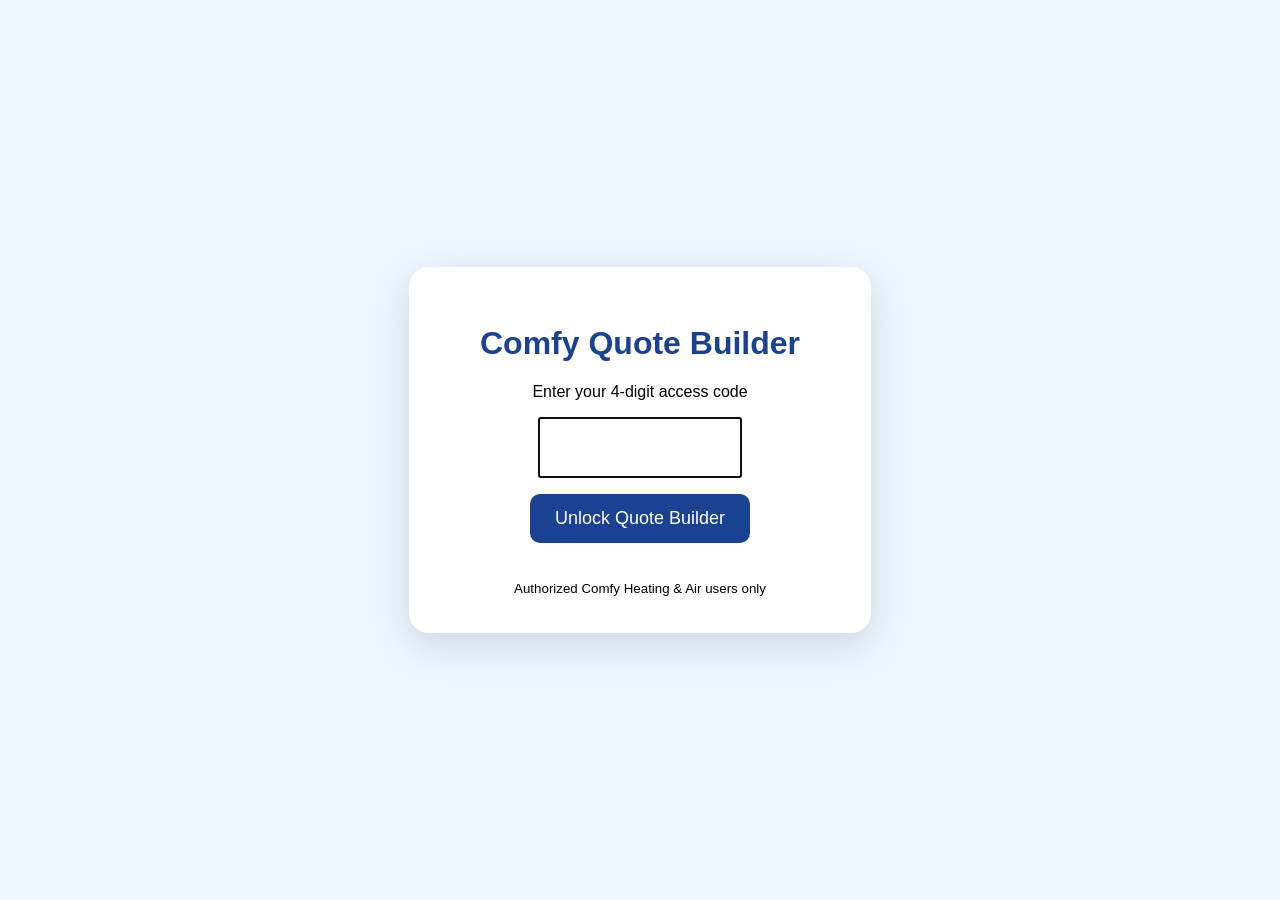
<file: index.html>
<!DOCTYPE html><html><head><meta charset="UTF-8"><meta name="viewport" content="width=device-width,initial-scale=1"><title>Comfy Quote Builder</title><style>html,body{margin:0;height:100%;font-family:Arial;background:#eef6ff}#gate{height:100%;display:flex;align-items:center;justify-content:center}.card{background:white;padding:36px;border-radius:20px;text-align:center;box-shadow:0 12px 40px #0002;width:min(390px,85vw)}h1{color:#1B4193}input{font-size:32px;width:180px;text-align:center;letter-spacing:12px;padding:10px}button{display:block;margin:16px auto;padding:14px 25px;background:#1B4193;color:white;border:0;border-radius:10px;font-size:18px}#msg{color:#D42027;height:20px}iframe{display:none;border:0;width:100%;height:100%}</style></head><body><div id="gate"><div class="card"><h1>Comfy Quote Builder</h1><p>Enter your 4-digit access code</p><input id="pin" type="password" inputmode="numeric" maxlength="4" autocomplete="off"><button id="unlock">Unlock Quote Builder</button><div id="msg"></div><small>Authorized Comfy Heating & Air users only</small></div></div><iframe id="app"></iframe><script>const p='1946',g=document.getElementById('gate'),i=document.getElementById('pin'),a=document.getElementById('app'),m=document.getElementById('msg');function openApp(){g.style.display='none';a.style.display='block';a.src='Quote_Builder_App.html'}function unlock(){if(i.value===p){m.textContent='';openApp()}else{m.textContent='Incorrect passcode';i.value='';i.focus()}}document.getElementById('unlock').onclick=unlock;i.onkeydown=e=>{if(e.key==='Enter')unlock()};i.oninput=()=>{i.value=i.value.replace(/\D/g,'').slice(0,4);m.textContent=''};setTimeout(()=>i.focus(),100);</script></body></html>
</file>
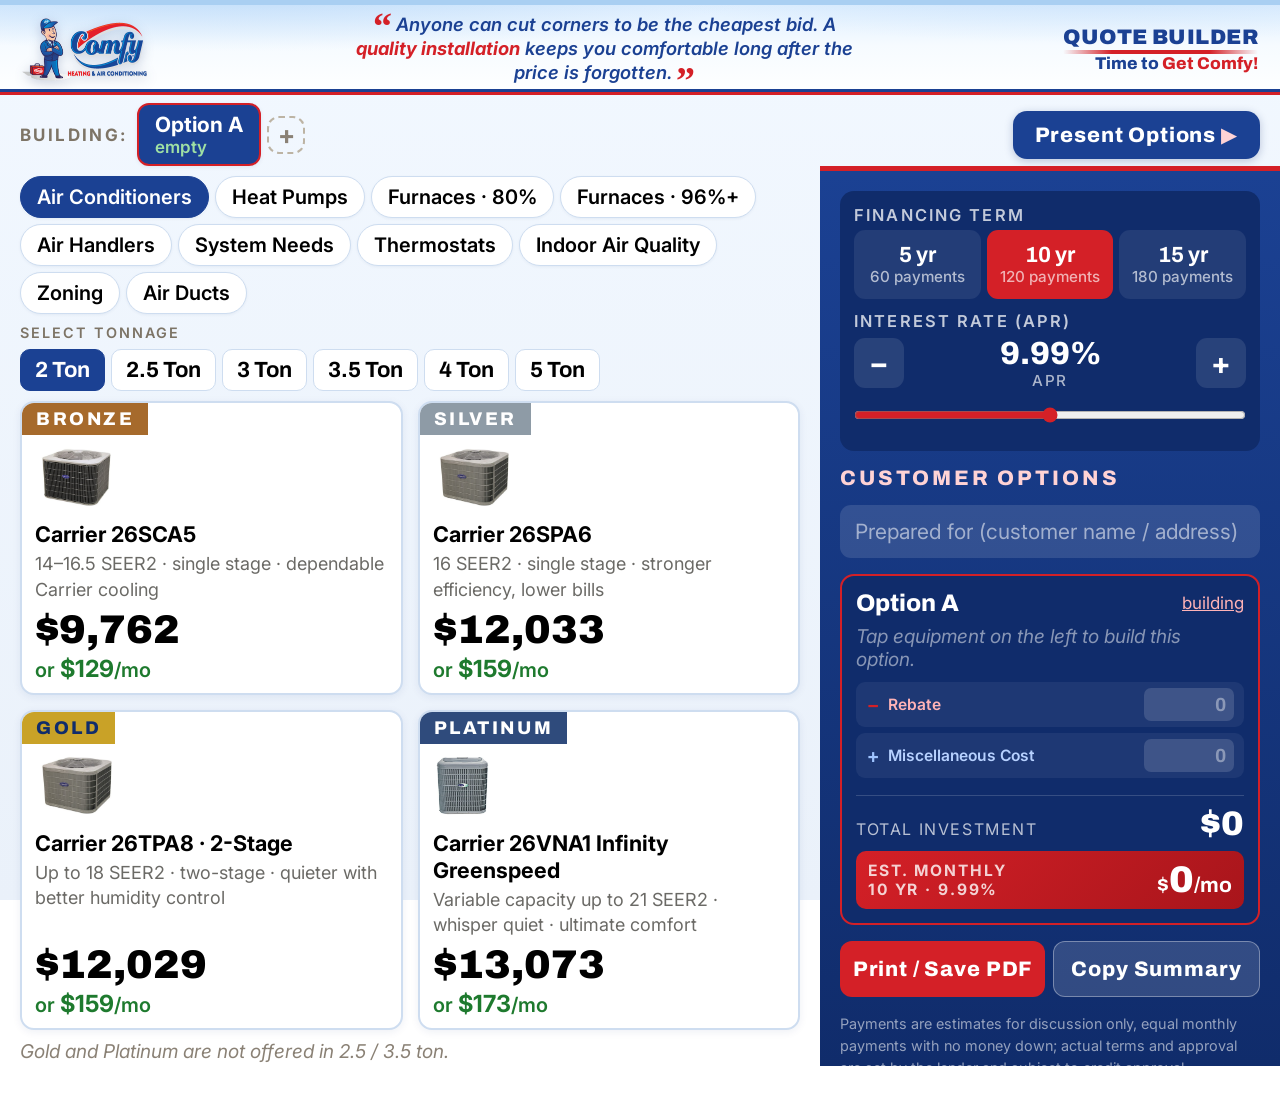
<file: Comfy_Quote_Builder (1).html>
<!DOCTYPE html>
<html lang="en">
<head>
<meta charset="UTF-8">
<meta name="viewport" content="width=device-width, initial-scale=1.0">
<title>Comfy Heating &amp; Air — Quote Builder</title>
<link rel="preconnect" href="https://fonts.googleapis.com">
<link href="https://fonts.googleapis.com/css2?family=Archivo:wdth,wght@75..125,400..900&family=Inter:wght@400;500;600;700&display=swap" rel="stylesheet">
<style>
  :root{
    --navy:#1B4193; --navy-deep:#102C6B; --ink:#152238;
    --red:#D42027; --red-deep:#A8151B;
    --paper:#EFF5FC; --card:#FFFFFF; --line:#CEDDF0;
    --bronze:#A66A2C; --silver:#8E9BA6; --gold:#C9A227; --plat:#2F4B7C; --dual:#2C7A7B;
    --bronze-soft:#F4E8DA; --silver-soft:#EEF1F4; --gold-soft:#F7F0D8; --plat-soft:#E4EAF4; --dual-soft:#E0F0F0;
    --ok:#1E7A2E;
    --disp:'Archivo','Arial Black',system-ui,sans-serif;
    --body:'Inter','Segoe UI',system-ui,sans-serif;
  }
  *{box-sizing:border-box;margin:0;padding:0;-webkit-tap-highlight-color:transparent;}
  html,body{background:linear-gradient(180deg,#F2F8FF 0%,#EAF1FA 100%) fixed;color:var(--ink);font-family:var(--body);font-size:19px;overflow-x:hidden;max-width:100vw;}
  img,svg{max-width:100%;}
  @media(min-width:1020px){html,body{font-size:20px;}}
  button{font-family:inherit;cursor:pointer;border:none;background:none;}

  .top{
    background:
      radial-gradient(ellipse 70% 120% at 18% -20%, rgba(140,190,240,.38), transparent 60%),
      radial-gradient(ellipse 60% 120% at 85% -30%, rgba(140,190,240,.28), transparent 60%),
      linear-gradient(180deg,#DFEFFF 0%,#F6FBFF 45%,#FFFFFF 100%);
    color:var(--navy);padding:8px 22px 10px;
    border-top:5px solid #A9CFF2;
    display:flex;align-items:center;justify-content:space-between;gap:16px;flex-wrap:wrap;
    position:relative;
  }
  .top::after{ /* double ring stripe, like the logo's blue + red rings */
    content:'';position:absolute;left:0;right:0;bottom:0;height:6px;
    background:linear-gradient(180deg,var(--navy) 0,var(--navy) 55%,var(--red) 55%,var(--red) 100%);
  }
  .logo-main{height:66px;width:auto;max-width:100%;display:block;filter:drop-shadow(0 3px 6px rgba(21,44,107,.22));}
  .top{min-width:0;}
  .top>*{min-width:0;}
  .header-quote{
    flex:1 1 260px;text-align:center;padding:0 18px;min-width:0;
  }
  .header-quote .q{
    font-family:var(--body);font-weight:600;font-style:italic;font-size:.92rem;line-height:1.3;
    color:var(--navy);max-width:520px;margin:0 auto;position:relative;
  }
  .header-quote .q::before{content:'\201C';font-family:Georgia,serif;font-style:normal;font-weight:700;
    color:var(--red);font-size:1.9rem;line-height:0;vertical-align:-8px;margin-right:4px;}
  .header-quote .q::after{content:'\201D';font-family:Georgia,serif;font-style:normal;font-weight:700;
    color:var(--red);font-size:1.9rem;line-height:0;vertical-align:-14px;margin-left:4px;}
  .header-quote .q b{color:var(--red);font-style:italic;}
  @media(max-width:860px){.header-quote{display:none;}}
  .adj-dot{display:none;width:9px;height:9px;border-radius:50%;background:var(--gold);vertical-align:middle;margin-left:8px;box-shadow:0 0 4px rgba(201,162,39,.8);}
  body.adj-on .adj-dot{display:inline-block;}
  .tagline-wrap{text-align:right;}
  .tagline-big{font-family:var(--disp);font-weight:900;font-size:1.05rem;color:var(--navy);letter-spacing:.02em;position:relative;display:inline-block;}
  .tagline-big::after{content:'';display:block;height:4px;margin-top:2px;border-radius:999px;
    background:linear-gradient(90deg,transparent 0,var(--red) 25%,var(--red) 75%,transparent 100%);}
  .tagline-sub{font-family:var(--disp);font-weight:800;font-size:.85rem;color:var(--navy);}
  .tagline-sub span{color:var(--red);}
  @media(max-width:560px){.logo-main{height:58px;}.tagline-wrap{display:none;}}

  /* option tabs */
  .optbar{display:flex;gap:6px;align-items:center;padding:8px 20px 0;flex-wrap:wrap;}
  .optbar .lbl{font-size:.85rem;letter-spacing:.14em;text-transform:uppercase;color:#7d7466;font-weight:700;margin-right:4px;}
  .opt-tab{
    padding:7px 16px;border-radius:12px;border:2px solid var(--line);background:var(--card);box-shadow:0 1px 4px rgba(21,44,107,.08);
    font-weight:700;font-size:1.05rem;display:flex;flex-direction:column;align-items:flex-start;line-height:1.2;
  }
  .opt-tab small{font-weight:600;font-size:.85rem;color:var(--ok);}
  .opt-tab.on{border-color:var(--red);background:var(--navy);color:#fff;}
  .opt-tab.on small{color:#9fe0a4;}
  .opt-add{width:38px;height:38px;border-radius:12px;border:2px dashed #bdb4a4;color:#8a8175;font-size:1.3rem;font-weight:700;}

  .wrap{display:grid;grid-template-columns:1fr min(460px,38vw);min-height:calc(100vh - 120px);max-width:100vw;}
  @media(max-width:1020px){.wrap{grid-template-columns:1fr;}}

  .picker{padding:10px 20px 40px;}
  .cats{display:flex;gap:6px;flex-wrap:wrap;margin-bottom:10px;}
  .cat{padding:8px 16px;border-radius:999px;border:1.5px solid var(--line);background:var(--card);font-weight:600;font-size:1rem;box-shadow:0 1px 3px rgba(21,44,107,.06);}
  .cat.on{background:var(--navy);border-color:var(--navy);color:#fff;}
  .cat .dot{display:inline-block;width:8px;height:8px;border-radius:50%;background:var(--red);margin-left:7px;vertical-align:middle;}

  .sizes-label{font-size:.72rem;margin:0 0 4px;letter-spacing:.14em;text-transform:uppercase;color:#7d7466;margin:2px 0 8px;font-weight:600;}
  .sizes{display:flex;gap:6px;flex-wrap:wrap;margin-bottom:10px;}
  .size{min-width:64px;padding:8px 14px;border-radius:10px;border:1.5px solid var(--line);background:var(--card);font-family:var(--disp);font-weight:700;font-size:1.1rem;}
  .size.on{background:var(--navy);border-color:var(--navy);color:#fff;}

  .tiers{display:grid;grid-template-columns:repeat(auto-fit,minmax(255px,1fr));gap:15px;}
  .tier{border-radius:14px;background:var(--card);border:2px solid var(--line);overflow:hidden;text-align:left;display:flex;flex-direction:column;position:relative;transition:transform .12s,box-shadow .12s,border-color .12s;box-shadow:0 2px 8px rgba(21,44,107,.07);}
  @media(hover:hover){.tier:hover{transform:translateY(-2px);box-shadow:0 6px 16px rgba(21,44,107,.14);}}
  .tier:active{transform:scale(.985);}
  .tier .band{padding:6px 14px;font-family:var(--disp);font-weight:800;font-size:.92rem;letter-spacing:.14em;color:#fff;}
  .t-bronze .band{background:var(--bronze);} .t-silver .band{background:var(--silver);}
  .t-gold .band{background:var(--gold);color:var(--navy-deep);} .t-plat .band{background:var(--plat);}
  .t-dual .band{background:var(--dual);}
  .tier .body{padding:8px 13px 10px;display:flex;flex-direction:column;gap:3px;flex:1;}
  .tier .art{height:78px;display:flex;align-items:center;justify-content:center;padding:6px 8px 0;}
  .tier .art img,.tier .art svg{max-height:78px;max-width:78%;width:auto;height:auto;display:block;}
  .tier .model{font-weight:700;font-size:1.08rem;line-height:1.25;}
  .tier .feat{font-size:.9rem;color:#6b6a66;line-height:1.4;flex:1;}
  .tier .price{font-family:var(--disp);font-weight:900;font-size:2rem;margin-top:3px;}
  .tier .mo{font-size:1rem;color:var(--ok);font-weight:600;}
  .tier .mo b{font-size:1.18rem;}
  .tier.sel{border-color:var(--navy);box-shadow:0 6px 18px rgba(31,56,100,.18);}
  .tier.sel::after{content:'✓ In ' attr(data-opt);position:absolute;top:9px;right:11px;background:var(--navy);color:#fff;font-size:.8rem;font-weight:700;padding:3px 9px;border-radius:999px;}
  .t-bronze.sel .body{background:var(--bronze-soft);} .t-silver.sel .body{background:var(--silver-soft);}
  .t-gold.sel .body{background:var(--gold-soft);} .t-plat.sel .body{background:var(--plat-soft);}
  .t-dual.sel .body{background:var(--dual-soft);}



  /* ---- present mode ---- */
  .btn-present{background:var(--navy);color:#fff;padding:12px 22px;border-radius:14px;font-family:var(--disp);font-weight:800;font-size:1.05rem;letter-spacing:.04em;margin-left:auto;box-shadow:0 2px 8px rgba(21,44,107,.25);}
  .btn-present span{color:#FFD3D5;}
  #presentView{display:none;position:fixed;top:0;left:0;right:0;bottom:0;width:100%;height:100%;z-index:9999;overflow-y:auto;overflow-x:hidden;-webkit-overflow-scrolling:touch;
    background:radial-gradient(ellipse 80% 50% at 50% -10%, rgba(140,190,240,.45), transparent 60%),linear-gradient(180deg,#EAF4FF 0%,#F6FAFF 100%);}
  #presentView.on{display:block;}
  .pv-top{display:flex;align-items:center;justify-content:space-between;gap:14px;padding:14px 26px;background:#fff;border-bottom:6px solid var(--red);}
  .pv-top img{height:72px;}
  .pv-quote{flex:1;text-align:center;font-style:italic;font-weight:600;color:var(--navy);font-size:1.15rem;padding:0 12px;}
  .pv-quote b{color:var(--red);}
  .pv-back{padding:12px 20px;border-radius:12px;background:var(--navy);color:#fff;font-family:var(--disp);font-weight:800;font-size:1rem;flex-shrink:0;}
  .pv-back span{color:#FFD3D5;}
  .pv-close{width:52px;height:52px;border-radius:50%;background:var(--navy);color:#fff;font-size:1.4rem;font-weight:700;flex-shrink:0;}
  .pv-cols{display:grid;gap:20px;padding:24px 26px 40px;grid-template-columns:repeat(var(--n),minmax(0,1fr));max-width:1400px;margin:0 auto;}
  @media(max-width:900px){.pv-cols{grid-template-columns:1fr;}}
  .pv-col{background:#fff;border-radius:18px;overflow:hidden;border:2px solid #CEDDF0;box-shadow:0 8px 26px rgba(21,44,107,.12);display:flex;flex-direction:column;}
  .pv-col.hot{border-color:var(--red);box-shadow:0 10px 30px rgba(212,32,39,.18);}
  .pv-band{padding:12px 16px;color:#fff;font-family:var(--disp);font-weight:900;font-size:1.25rem;letter-spacing:.1em;display:flex;justify-content:space-between;align-items:baseline;}
  .pv-band small{font-family:var(--body);font-weight:600;font-size:.85rem;opacity:.85;letter-spacing:0;}
  .pv-imgs{display:flex;justify-content:center;gap:14px;padding:16px 12px 4px;flex-wrap:wrap;}
  .pv-imgs .eq{width:116px;text-align:center;}
  .pv-imgs .eq svg,.pv-imgs .eq img{width:100%;height:auto;display:block;}
  .pv-imgs .eq img{max-height:120px;object-fit:contain;border-radius:8px;}
  .pv-imgs .eq figcaption{font-size:.72rem;font-weight:600;color:#5b6a86;margin-top:2px;line-height:1.2;}
  .pv-list{padding:12px 18px;flex:1;}
  .pv-line{display:flex;justify-content:space-between;gap:10px;padding:7px 0;border-bottom:1px solid #EDF2FA;font-size:.95rem;}
  .pv-line .n{line-height:1.3;} .pv-line .n small{display:block;color:#7b869c;font-size:.78rem;}
  .pv-line .p{font-family:var(--disp);font-weight:700;white-space:nowrap;}
  .pv-tot{display:flex;justify-content:space-between;padding:12px 18px;font-family:var(--disp);font-weight:800;font-size:1.25rem;color:var(--navy);border-top:2px solid #CEDDF0;}
  .pv-pay{background:linear-gradient(135deg,var(--red),var(--red-deep));color:#fff;padding:14px 18px;display:flex;justify-content:space-between;align-items:center;}
  .pv-pay .l{font-size:.8rem;text-transform:uppercase;letter-spacing:.1em;font-weight:700;opacity:.9;}
  .pv-pay .v{font-family:var(--disp);font-weight:900;font-size:2.1rem;}
  .pv-pay .v span{font-size:1.1rem;font-weight:700;}
  @media print{#presentView{display:none!important;}}

  /* ---- proposal / print ---- */
  .prep-row{display:flex;gap:8px;}
  .prep-row input{flex:1;border:none;border-radius:11px;padding:14px 15px;font-family:var(--body);font-size:1.05rem;background:rgba(255,255,255,.12);color:#fff;}
  .prep-row input::placeholder{color:rgba(255,255,255,.55);}
  .action-row{display:flex;gap:8px;}
  .action-btn{flex:1;padding:16px 8px;border-radius:12px;font-family:var(--disp);font-weight:800;font-size:1.05rem;letter-spacing:.04em;}
  .btn-print{background:var(--red);color:#fff;}
  .btn-copy{background:rgba(255,255,255,.14);color:#fff;border:1.5px solid rgba(255,255,255,.35);}

  #proposal{display:none;}
  @media print{
    body>*:not(#proposal){display:none!important;}
    html,body{background:#fff!important;}
    #proposal{display:block;font-family:var(--body);color:#152238;padding:0;}
    .pp-head{display:flex;justify-content:space-between;align-items:center;border-bottom:4px solid var(--red);padding-bottom:12px;margin-bottom:6px;}
    .pp-head img{height:70px;}
    .pp-head .pp-title{text-align:right;font-family:var(--disp);}
    .pp-head .pp-title h1{font-size:1.3rem;color:#1B4193;margin:0;}
    .pp-head .pp-title p{font-size:.8rem;color:#555;margin:2px 0 0;}
    .pp-quote{text-align:center;font-style:italic;font-weight:600;color:#1B4193;font-size:.95rem;margin:10px 0 16px;}
    .pp-quote b{color:var(--red);}
    .pp-opts{display:flex;gap:14px;align-items:flex-start;}
    .pp-opt{flex:1;border:2px solid #CEDDF0;border-radius:12px;overflow:hidden;break-inside:avoid;}
    .pp-opt h2{background:#1B4193;color:#fff;font-family:var(--disp);font-size:1rem;padding:8px 12px;margin:0;}
    .pp-items{padding:8px 12px;}
    .pp-item{display:flex;justify-content:space-between;gap:8px;font-size:.78rem;padding:4px 0;border-bottom:1px solid #EDF2FA;}
    .pp-item small{display:block;color:#777;font-size:.68rem;}
    .pp-item .pv{font-weight:700;white-space:nowrap;}
    .pp-tot{display:flex;justify-content:space-between;padding:8px 12px;font-family:var(--disp);font-weight:800;font-size:1rem;border-top:2px solid #CEDDF0;}
    .pp-pay{background:var(--red);color:#fff;padding:8px 12px;display:flex;justify-content:space-between;align-items:center;}
    .pp-pay .l{font-size:.66rem;text-transform:uppercase;letter-spacing:.08em;font-weight:700;}
    .pp-pay .v{font-family:var(--disp);font-weight:900;font-size:1.3rem;}
    .pp-foot{margin-top:16px;font-size:.66rem;color:#666;line-height:1.5;}
    .pp-contact{margin-top:12px;text-align:center;font-family:var(--disp);font-weight:800;color:#1B4193;font-size:1rem;}
    .pp-contact span{color:var(--red);}
    @page{margin:0.5in;}
  }

  /* add-on list categories */
  .items{display:grid;grid-template-columns:repeat(auto-fill,minmax(255px,1fr));gap:9px;}
  .item{border-radius:10px;background:var(--card);border:2px solid var(--line);padding:7px 9px;
    text-align:left;display:flex;flex-direction:column;gap:2px;position:relative;
    box-shadow:0 2px 8px rgba(21,44,107,.07);transition:transform .12s,box-shadow .12s,border-color .12s;cursor:pointer;}
  @media(hover:hover){.item:hover{transform:translateY(-2px);box-shadow:0 6px 16px rgba(21,44,107,.14);}}
  .item .iart{height:60px;display:flex;align-items:center;justify-content:center;margin-bottom:0;}
  .item .iart img{max-height:96px;max-width:70%;width:auto;height:auto;}
  .item .in{font-weight:600;font-size:1rem;line-height:1.3;flex:1;}
  .item .ip{font-family:var(--disp);font-weight:900;font-size:1.4rem;}
  .item .imo{font-size:.9rem;color:var(--ok);font-weight:600;}
  .item.sel{border-color:var(--navy);background:#F0F6FF;}
  .qty{display:flex;align-items:center;gap:8px;margin-top:4px;}
  .qty button{width:42px;height:42px;border-radius:8px;background:var(--navy);color:#fff;font-size:1.05rem;font-weight:700;}
  .qty .qv{font-family:var(--disp);font-weight:800;font-size:1.3rem;min-width:26px;text-align:center;}
  .qty .ql{font-size:.7rem;color:#7d7466;font-weight:600;letter-spacing:.06em;text-transform:uppercase;}
  .tier.na{opacity:.55;cursor:default;box-shadow:none;}
  .tier.na .body{min-height:120px;display:flex;align-items:center;justify-content:center;}
  .tier.na .nam{font-size:.95rem;color:#7d7466;font-style:italic;text-align:center;line-height:1.4;}
  @media(hover:hover){.tier.na:hover{transform:none;box-shadow:none;}}
  .na-note{font-size:.95rem;color:#8a8175;font-style:italic;margin-top:10px;}

  /* right panel */
  .panel{background:linear-gradient(180deg,var(--navy) 0%,var(--navy-deep) 100%);color:#fff;padding:20px 20px 40px;border-top:5px solid var(--red);display:flex;flex-direction:column;gap:16px;position:sticky;top:0;align-self:start;max-height:100vh;overflow-y:auto;}
  @media(max-width:1020px){.panel{position:static;max-height:none;}}
  .panel h2{font-family:var(--disp);font-weight:800;font-size:1.05rem;letter-spacing:.14em;text-transform:uppercase;color:#FFD3D5;}

  .fin-box{background:var(--navy-deep);border-radius:14px;padding:14px;display:flex;flex-direction:column;gap:12px;}
  .flabel{font-size:.82rem;letter-spacing:.13em;text-transform:uppercase;opacity:.75;font-weight:600;margin-bottom:5px;}
  .terms{display:flex;gap:6px;}
  .term{flex:1;padding:13px 4px;border-radius:11px;background:rgba(255,255,255,.08);color:#fff;font-family:var(--disp);font-weight:700;font-size:1.1rem;}
  .term small{display:block;font-family:var(--body);font-weight:500;font-size:.76rem;opacity:.65;}
  .term.on{background:var(--red);color:#fff;}
  .apr-row{display:flex;align-items:center;gap:10px;}
  .apr-btn{width:50px;height:50px;border-radius:11px;background:rgba(255,255,255,.1);color:#fff;font-size:1.5rem;font-weight:700;flex-shrink:0;}
  .apr-val{flex:1;text-align:center;font-family:var(--disp);font-weight:800;font-size:1.6rem;}
  .apr-val small{display:block;font-family:var(--body);font-weight:500;font-size:.76rem;opacity:.65;letter-spacing:.1em;}
  input[type=range]{width:100%;accent-color:var(--red);height:34px;}

  .opt-card{background:var(--navy-deep);border-radius:14px;padding:14px;display:flex;flex-direction:column;gap:9px;border:2px solid transparent;}
  .opt-card.on{border-color:var(--red);}
  .opt-card .oc-head{display:flex;justify-content:space-between;align-items:center;}
  .opt-card .oc-name{font-family:var(--disp);font-weight:800;font-size:1.2rem;}
  .oc-actions{display:flex;gap:10px;}
  .oc-actions button{font-size:.85rem;color:#FFB3B6;text-decoration:underline;}
  .oc-item{display:flex;justify-content:space-between;gap:8px;font-size:.95rem;align-items:center;}
  .oc-item .n{line-height:1.3;} .oc-item .n small{display:block;opacity:.6;font-size:.8rem;}
  .oc-item .p{font-family:var(--disp);font-weight:700;white-space:nowrap;}
  .oc-item .x{color:#ffb0b0;font-size:1.2rem;padding:4px 9px;}
  .oc-empty{opacity:.5;font-size:.95rem;font-style:italic;}
  .oc-adj{display:flex;flex-direction:column;gap:6px;margin:2px 0 8px;}
  .oc-adj-row{display:flex;align-items:center;gap:8px;background:rgba(255,255,255,.06);border-radius:9px;padding:6px 10px;}
  .oc-adj-row label{font-size:.78rem;font-weight:600;flex:1;}
  .oc-adj-row.rebate label{color:#FFB3B6;}
  .oc-adj-row.misc label{color:#B7D1FF;}
  .oc-adj-sign{font-family:var(--disp);font-weight:800;font-size:.95rem;width:14px;text-align:center;}
  .oc-adj-row.rebate .oc-adj-sign{color:var(--red);}
  .oc-adj-row.misc .oc-adj-sign{color:#9fc4ff;}
  .oc-adj-row input{width:90px;border:none;border-radius:7px;padding:6px 8px;font-family:var(--disp);font-weight:700;font-size:.95rem;text-align:right;background:rgba(255,255,255,.14);color:#fff;}
  .oc-adj-row input::placeholder{color:rgba(255,255,255,.4);}
  .oc-total{display:flex;justify-content:space-between;align-items:baseline;border-top:1px solid rgba(255,255,255,.16);padding-top:9px;}
  .oc-total .lbl{font-size:.8rem;letter-spacing:.1em;text-transform:uppercase;opacity:.7;}
  .oc-total .amt{font-family:var(--disp);font-weight:900;font-size:1.7rem;}
  .oc-pay{background:linear-gradient(135deg,var(--red),var(--red-deep));color:#fff;border-radius:10px;padding:9px 12px;display:flex;justify-content:space-between;align-items:center;}
  .oc-pay .pl{font-size:.78rem;letter-spacing:.12em;text-transform:uppercase;font-weight:700;opacity:.8;}
  .oc-pay .pa{font-family:var(--disp);font-weight:900;font-size:1.85rem;}
  .oc-pay .pa span{font-size:1.05rem;font-weight:700;}
  .disclaim{font-size:.72rem;opacity:.55;line-height:1.5;}
</style>
</head>
<body>

<header class="top">
  <img class="logo-main" alt="Comfy Heating &amp; Air Conditioning" src="[data-uri]">
  <div class="header-quote">
    <p class="q">Anyone can cut corners to be the cheapest bid. A <b>quality installation</b> keeps you comfortable long after the price is forgotten.</p>
  </div>
  <div class="tagline-wrap">
    <div class="tagline-big">QUOTE BUILDER<span class="adj-dot"></span></div>
    <div class="tagline-sub">Time to <span>Get Comfy!</span></div>
  </div>
</header>

<div class="optbar">
  <span class="lbl">Building:</span>
  <span id="optTabs" style="display:flex;gap:8px;flex-wrap:wrap;"></span>
  <button class="opt-add" id="optAdd" title="Add option">+</button>
  <button class="btn-present" id="presentBtn">Present Options <span>▶</span></button>
</div>

<div class="wrap">
  <main class="picker">
    <div class="cats" id="cats"></div>
    <div class="sizes-label" id="sizesLabel">Select size</div>
    <div class="sizes" id="sizes"></div>
    <div id="content"></div>
    <p class="na-note" id="naNote" hidden></p>
  </main>

  <aside class="panel">
    <div class="fin-box">
      <div>
        <div class="flabel">Financing term</div>
        <div class="terms" id="terms">
          <button class="term" data-yrs="5">5 yr<small>60 payments</small></button>
          <button class="term on" data-yrs="10">10 yr<small>120 payments</small></button>
          <button class="term" data-yrs="15">15 yr<small>180 payments</small></button>
        </div>
      </div>
      <div>
        <div class="flabel">Interest rate (APR)</div>
        <div class="apr-row">
          <button class="apr-btn" id="aprDown">−</button>
          <div class="apr-val"><span id="aprVal">9.99</span>%<small>APR</small></div>
          <button class="apr-btn" id="aprUp">+</button>
        </div>
        <div style="height:8px"></div>
        <input type="range" id="aprSlide" min="0" max="19.99" step="0.25" value="9.99">
      </div>
    </div>

    <h2>Customer Options</h2>
    <div class="prep-row"><input id="custName" type="text" placeholder="Prepared for (customer name / address)"></div>
    <div id="optCards" style="display:flex;flex-direction:column;gap:12px;"></div>

    <div class="action-row">
      <button class="action-btn btn-print" id="printBtn">Print / Save PDF</button>
      <button class="action-btn btn-copy" id="copyBtn">Copy Summary</button>
    </div>
    <p class="disclaim">Payments are estimates for discussion only, equal monthly payments with no money down; actual terms and approval are set by the lender and subject to credit approval. Equipment pricing includes standard installation per Comfy Heating &amp; Air scope of work; job-specific items (electrical, gas, ducting, platforms, permits) are added on the estimate.</p>
  </aside>
</div>

<script src="photos.js"></script>
<script>
/* ============ ACTIVE EQUIPMENT & ADD-ONS (Housecall Pro export — inactive lines excluded) ============ */
const T = {
  bronze:['BRONZE','t-bronze'], silver:['SILVER','t-silver'], gold:['GOLD','t-gold'],
  plat:['PLATINUM','t-plat'], dual:['DUAL FUEL','t-dual']
};

const DATA = {
  ac:{ name:'Air Conditioners', sizeLabel:'Select tonnage',
    sizes:['2 Ton','2.5 Ton','3 Ton','3.5 Ton','4 Ton','5 Ton'],
    tiers:[
      {k:'bronze', img:'26sca5', model:'Carrier 26SCA5', feat:'14–16.5 SEER2 · single stage · dependable Carrier cooling',
       p:{'2 Ton':9762,'2.5 Ton':10088,'3 Ton':11352,'3.5 Ton':12515,'4 Ton':12760,'5 Ton':13512}},
      {k:'silver', img:'26spa6', model:'Carrier 26SPA6', feat:'16 SEER2 · single stage · stronger efficiency, lower bills',
       p:{'2 Ton':12033,'2.5 Ton':12660,'3 Ton':13316,'3.5 Ton':14211,'4 Ton':14846,'5 Ton':16120}},
      {k:'gold', img:'26tpa8', model:'Carrier 26TPA8 · 2-Stage', feat:'Up to 18 SEER2 · two-stage · quieter with better humidity control',
       p:{'2 Ton':12029,'3 Ton':13970,'4 Ton':14759,'5 Ton':16158}},
      {k:'plat', img:'26vna1', model:'Carrier 26VNA1 Infinity Greenspeed', feat:'Variable capacity up to 21 SEER2 · whisper quiet · ultimate comfort',
       p:{'2 Ton':13073,'3 Ton':15772,'4 Ton':15944,'5 Ton':16797}},
    ],
    note:'Gold and Platinum are not offered in 2.5 / 3.5 ton.'},
  hp:{ name:'Heat Pumps', sizeLabel:'Select tonnage',
    sizes:['2 Ton','2.5 Ton','3 Ton','4 Ton','5 Ton'],
    tiers:[
      {k:'dual', img:'mura', model:'Carrier MURA Slimline', feat:'Up to 18.8 SEER2 · hybrid / dual-fuel ready · space-saver profile',
       p:{'2 Ton':7585,'2.5 Ton':7693,'3 Ton':8265,'4 Ton':9666,'5 Ton':10806}},
      {k:'silver', img:'37muhaq', model:'Carrier 37MUHAQ Inverter', feat:'Up to 19 SEER2 · variable speed inverter comfort',
       p:{'2 Ton':6703,'2.5 Ton':8368,'3 Ton':9122,'4 Ton':10386,'5 Ton':11790}},
      {k:'gold', img:'27vna0', model:'Carrier 27VNA0 Infinity', feat:'Variable capacity up to 20 SEER2 · Infinity intelligence',
       p:{'2 Ton':13734,'3 Ton':15651,'4 Ton':17032,'5 Ton':17688}},
      {k:'plat', img:'27vna3', model:'Carrier 27VNA3 Infinity Variable', feat:'Up to 23 SEER2 · top-of-line variable speed comfort',
       p:{'2 Ton':16343,'3 Ton':16689,'4 Ton':16660,'5 Ton':17380}},
    ],
    note:'Pair with an air handler from the Air Handlers tab to complete the system. No 3.5-ton — quote the 4-ton.'},
  f80:{ name:'Furnaces · 80%', sizeLabel:'Select capacity · cabinet',
    sizes:['40–45K','70K · std cab','70K · wide cab','90K · std cab','90K · wide cab','110K'],
    tiers:[
      {k:'bronze', img:'58sb1', model:'Carrier 58SB1 · Low NOx', feat:'80% AFUE · single stage · proven reliability',
       p:{'40–45K':6371,'70K · std cab':6763,'70K · wide cab':6870,'90K · std cab':7190,'90K · wide cab':7311,'110K':7756}},
      {k:'silver', img:'58tp1', model:'Carrier 58TP1 · 2-Stage', feat:'80% AFUE · two-stage, variable speed, Low NOx · quieter, even heat',
       p:{'40–45K':7362,'70K · std cab':7036,'70K · wide cab':7743,'90K · std cab':7627,'90K · wide cab':7983,'110K':8063}},
    ],
    note:'Verify cabinet width on Silver 70K/90K before final quote. Higher-efficiency options are on the Furnaces · 96%+ tab.'},
  f96:{ name:'Furnaces · 96%+', sizeLabel:'Select heating capacity',
    sizes:['40K BTU','60K BTU','80K BTU','100K BTU','120K BTU'],
    tiers:[
      {k:'gold', img:'59tp6', model:'Carrier 59TP6 · 96% Two-Stage', feat:'96% AFUE · two-stage, variable speed · high-efficiency comfort',
       p:{'40K BTU':8426,'60K BTU':8460,'80K BTU':9099,'100K BTU':9558}},
      {k:'plat', img:'59mn7', model:'Carrier 59MN7 Infinity · 98%', feat:'Up to 98% AFUE · modulating · the finest gas furnace made',
       p:{'60K BTU':10797,'80K BTU':11578,'100K BTU':11162,'120K BTU':11304}},
    ]},
  ah:{ name:'Air Handlers', sizeLabel:'Select tonnage',
    sizes:['2 Ton','3 Ton','4 Ton','5 Ton'],
    tiers:[
      {k:'bronze', img:'adp', model:'ADP "E" 120V Modular Blower', feat:'110V fan coil · dependable value air handling',
       p:{'3 Ton':3621,'4 Ton':4201,'5 Ton':4514}},
      {k:'silver', img:'45muhaq', model:'Carrier 45MUHAQ Fan Coil', feat:'Matched to 37MUHAQ inverter heat pumps',
       p:{'2 Ton':6502,'3 Ton':7708,'4 Ton':8184,'5 Ton':8184}},
      {k:'plat', img:'fe5b', model:'Carrier FE5B Infinity Variable Speed', feat:'Infinity air handler · matched to VNA heat pumps',
       p:{'2 Ton':6869,'3 Ton':7062,'4 Ton':8106,'5 Ton':8855}},
    ],
    note:'45MUHAQ 4–5 ton share one unit/price. Ceiling-mounted cased 18K air handler w/ ECM available at $3,298.'},

  sn:{ name:'System Needs', type:'list',
    items:[
      {n:'220v circuit, 30 or 50 amp, up to 70 ft', p:1377},
      {n:'110v circuit for furnace or GFI outlet', p:999},
      {n:'Gas line, up to 20 ft', p:687},
      {n:'Gas line, up to 40 ft', p:891},
      {n:'Primary condensation drain, PVC', p:213},
      {n:'Secondary PVC drain or drain switch', p:162},
      {n:'Primary & secondary drain or secondary switch', p:376},
      {n:'Condensation pump (with equip install)', p:255},
      {n:'B-vent flue pipe', p:621},
      {n:'PVC flue pipe, up to 15 ft', p:319},
      {n:'Attic or crawlspace platform / base', p:2026},
      {n:'Closet furnace base-platform, wood or metal', p:434},
      {n:'Sound liner for closet', p:513},
      {n:'Furnace SSU switch, fuse & socket', p:189},
      {n:'18-7 thermostat wire only', p:189},
      {n:'Lineset flush', p:202},
      {n:'Heavy duty AC wall bracket', p:606},
      {n:'Ceiling saver package', p:405},
      {n:'Slope, erosion control / shoring', p:405},
      {n:'GFI receptacle swap install', p:106},
      {n:'Zinsco / Federal "StabLock" breaker upcharge', p:97},
      {n:'Minisplit lineset w/ power & control wire, up to 50 ft', p:1147},
      {n:'Minisplit gravity drain line, up to 20 ft', p:211},
      {n:'Minisplit condensation pump w/ 40 ft drain', p:621},
      {n:'Mini split wall bracket', p:405},
    ],
    note:'Tap to add · use − / + for quantity (drains, circuits, etc.).'},
  tstat:{ name:'Thermostats', type:'list',
    items:[
      {n:'Nest Thermostat', p:540},
      {n:'Ecobee Thermostat', p:567},
      {n:'Carrier Infinity Control, black or white', p:1012},
      {n:'Carrier Crossover communicating control', p:713},
      {n:'Lennox S-40', p:1485},
      {n:'Honeywell FocusPro 200, 5-2 programmable, HP/conventional', p:386},
      {n:'Honeywell FocusPro 200, 1H/1C programmable', p:351},
    ],
    note:'Smart Wi-Fi controls first · programmable non-Wi-Fi at the end.'},
  iaq:{ name:'Indoor Air Quality', type:'list',
    items:[
      {n:'Carrier MERV 15 Air Purifier', p:1814},
      {n:'Air Scrubber', p:1706},
      {n:'Lennox Healthy Climate PureAir', p:1706},
      {n:'REME HALO-LED', p:1562},
      {n:'Honeywell F300 whole-house electronic air cleaner', p:1099},
      {n:'Lennox Carbon Clean 16', p:837},
      {n:'Honeywell F100 whole-house media air filter', p:624},
      {n:'HRV, Healthy Climate HRV5, 150 CFM (control sold separately)', p:5266},
      {n:'Healthy Climate Y8250 HRV/ERV deluxe ventilation control', p:613},
      {n:'Downflow "W" filter box', p:502},
      {n:'2" filter box', p:289},
      {n:'Return filter grill', p:246},
      {n:'MERV 16 filter, 16x25x5', p:205},
      {n:'MERV 16 filter, 20x25x5', p:211},
      {n:'MERV 16 filter, 16x26x5', p:214},
      {n:'AprilAire 2400 replacement media (Part 401)', p:192},
      {n:'Air Scrubber advance replacement cell', p:204},
      {n:'Duct cleaning anti-microbial treatment', p:43},
      {n:'Filter Buy 16x25x5 MERV 8', p:38},
      {n:'Hart & Cooley 3-way white ceiling register', p:41},
    ]},
  zone:{ name:'Zoning', type:'list',
    items:[
      {n:'Honeywell 2-zone system — with equip install', p:3240},
      {n:'Honeywell 2-zone system — without equip install', p:3893},
      {n:'Lennox iHarmony zoning, incl. 1 remote sensor', p:3240},
      {n:'Carrier zoning damper control module + smart sensor — with equipment purchase', p:4050},
      {n:'Carrier Smart Sensor SYSTXZNSMS01', p:600},
    ]},
  duct:{ name:'Air Ducts', type:'list',
    items:[
      {n:'R-6 supply run — with equipment', p:417},
      {n:'R-6 return run — with equipment', p:579},
      {n:'R-6 supply run — without equipment', p:633},
      {n:'R-6 return run — without equipment', p:926},
      {n:'R-8 supply run — with equipment', p:521},
      {n:'R-8 return run — with equipment', p:730},
      {n:'R-8 supply run — without equipment', p:752},
      {n:'R-8 return run — without equipment', p:1034},
    ],
    note:'Priced per run — use − / + to set the number of runs.'},
};

/* ============ STATE ============ */
let curCat='ac';
let curSize={};
for(const k in DATA) if(DATA[k].sizes){
  let best=null,bestN=-1;
  for(const s of DATA[k].sizes){
    const n=DATA[k].tiers.filter(t=>t.p[s]!==undefined).length;
    if(n>bestN){bestN=n;best=s;}
  }
  curSize[k]=best;
}
let options=[{name:'Option A',picks:{},rebate:0,misc:0}];
let activeOpt=0;
let termYrs=10, apr=9.99;

const $=id=>document.getElementById(id);
let priceMult=1;                      // 1 = book price · 1.05 = adjusted (+5%), toggled by 5 taps on the logo
const adj=n=>Math.round(n*priceMult);
const money=n=>'$'+Math.round(n).toLocaleString();
(function(){
  let taps=0,timer=null;
  const el=document.querySelector('.logo-main');
  el.addEventListener('click',()=>{
    taps++; clearTimeout(timer);
    timer=setTimeout(()=>taps=0,1600);
    if(taps>=5){
      taps=0;
      priceMult=priceMult===1?1.05:1;
      document.body.classList.toggle('adj-on',priceMult!==1);
      renderAll();
    }
  });
})();
function monthly(P){const n=termYrs*12,r=apr/100/12;if(P<=0)return 0;return r===0?P/n:P*r/(1-Math.pow(1+r,-n));}
const optLetter=i=>'Option '+String.fromCharCode(65+i);
const optTotal=o=>Object.values(o.picks).reduce((s,p)=>s+adj(p.price)*(p.qty||1),0)-(o.rebate||0)+(o.misc||0);

/* ============ option tabs ============ */
function renderOptTabs(){
  $('optTabs').innerHTML=options.map((o,i)=>{
    const total=optTotal(o);
    return `<button class="opt-tab ${i===activeOpt?'on':''}" data-i="${i}">${o.name}<small>${total?money(monthly(total))+'/mo':'empty'}</small></button>`;
  }).join('');
  $('optTabs').querySelectorAll('.opt-tab').forEach(b=>b.onclick=()=>{activeOpt=+b.dataset.i;renderAll();});
}
$('optAdd').onclick=()=>{
  if(options.length>=4)return;
  options.push({name:optLetter(options.length),picks:{},rebate:0,misc:0});
  activeOpt=options.length-1;renderAll();
};

/* ============ picker ============ */
function renderCats(){
  const o=options[activeOpt];
  $('cats').innerHTML=Object.entries(DATA).map(([k,c])=>{
    const has=Object.values(o.picks).some(p=>p.cat===k);
    return `<button class="cat ${k===curCat?'on':''}" data-k="${k}">${c.name}${has?'<span class="dot"></span>':''}</button>`;
  }).join('');
  $('cats').querySelectorAll('.cat').forEach(b=>b.onclick=()=>{curCat=b.dataset.k;renderAll();});
}
function renderSizes(){
  const c=DATA[curCat];
  if(c.type==='list'){
    $('sizesLabel').style.display='none';$('sizes').style.display='none';return;
  }
  $('sizesLabel').style.display='';$('sizes').style.display='';
  $('sizesLabel').textContent=c.sizeLabel;
  $('sizes').innerHTML=c.sizes.map(s=>`<button class="size ${s===curSize[curCat]?'on':''}" data-s="${s}">${s}</button>`).join('');
  $('sizes').querySelectorAll('.size').forEach(b=>b.onclick=()=>{curSize[curCat]=b.dataset.s;renderAll();});
}

function renderContent(){
  const c=DATA[curCat],o=options[activeOpt];
  if(c.type==='list'){ renderItems(c,o); return; }
  /* equipment tier cards */
  const size=curSize[curCat];
  $('content').innerHTML='<div class="tiers">'+c.tiers.map((t,i)=>{
    const price=t.p[size];
    if(price===undefined){
      const[lbl2,cls2]=T[t.k];
      const others=Object.keys(t.p).join(', ');
      return `<div class="tier ${cls2} na">
        <span class="band">${lbl2}</span>
        <span class="body"><span class="nam">${t.model}<br>not offered in ${size}<br><small>available: ${others}</small></span></span>
      </div>`;
    }
    const sel=o.picks[curCat]&&o.picks[curCat].tierIdx===i&&o.picks[curCat].size===size;
    const[lbl,cls]=T[t.k];
    const key=t.img, svg=SVGS[CAT_ART[curCat]]||'';
    const ph=photoFor(key);
    const art=ph
      ? `<img src="${ph}" alt="">`
      : (key ? `<img src="img/${key}.png" alt="" onerror="this.style.display='none';this.nextElementSibling.style.display='block'"><span style="display:none">${svg}</span>` : svg);
    return `<button class="tier ${cls} ${sel?'sel':''}" data-i="${i}" data-opt="${o.name}">
      <span class="band">${lbl}</span>
      <span class="art">${art}</span>
      <span class="body">
        <span class="model">${t.model}</span>
        <span class="feat">${t.feat}</span>
        <span class="price">${money(adj(price))}</span>
        <span class="mo">or <b>${money(monthly(adj(price)))}</b>/mo</span>
      </span></button>`;
  }).join('')+'</div>';
  $('naNote').hidden=!c.note;
  if(c.note)$('naNote').textContent=c.note;
  $('content').querySelectorAll('.tier').forEach(b=>b.onclick=()=>{
    const i=+b.dataset.i,t=c.tiers[i],s2=curSize[curCat];
    const already=o.picks[curCat]&&o.picks[curCat].tierIdx===i&&o.picks[curCat].size===s2;
    if(already)delete o.picks[curCat];
    else o.picks[curCat]={cat:curCat,tierIdx:i,size:s2,price:t.p[s2],model:t.model,tier:T[t.k][0],qty:1};
    renderAll();
  });
}

function renderItems(c,o){
  $('content').innerHTML='<div class="items">'+c.items.map((it,i)=>{
    const id=curCat+':'+i, pk=o.picks[id];
    const ph=photoFor(slug(it.n));
    return `<div class="item ${pk?'sel':''}" data-id="${id}" data-i="${i}">
      ${ph?`<span class="iart"><img src="${ph}" alt=""></span>`:''}
      <span class="in">${it.n}</span>
      <span class="ip">${money(adj(it.p))}${pk&&pk.qty>1?` <span style="font-size:.8rem;font-weight:600;">× ${pk.qty} = ${money(adj(it.p)*pk.qty)}</span>`:''}</span>
      <span class="imo">or <b>${money(monthly(adj(it.p)*(pk?pk.qty:1)))}</b>/mo</span>
      ${pk?`<span class="qty"><button data-q="-1" data-id="${id}">−</button><span class="qv">${pk.qty}</span><button data-q="1" data-id="${id}">+</button><span class="ql">qty</span></span>`:''}
    </div>`;
  }).join('')+'</div>';
  $('naNote').hidden=!c.note;
  if(c.note)$('naNote').textContent=c.note;
  $('content').querySelectorAll('.item').forEach(el=>el.onclick=e=>{
    if(e.target.closest('.qty'))return;
    const id=el.dataset.id,i=+el.dataset.i;
    if(o.picks[id])delete o.picks[id];
    else o.picks[id]={cat:curCat,itemIdx:i,price:c.items[i].p,model:c.items[i].n,tier:'ADD-ON',qty:1};
    renderAll();
  });
  $('content').querySelectorAll('.qty button').forEach(b=>b.onclick=()=>{
    const pk=o.picks[b.dataset.id];
    pk.qty=Math.max(1,Math.min(20,pk.qty+ +b.dataset.q));
    renderAll();
  });
}

/* ============ option cards ============ */
function renderOptCards(){
  $('optCards').innerHTML=options.map((o,oi)=>{
    const items=Object.entries(o.picks);
    const total=optTotal(o);
    const rows=items.length?items.map(([k,p])=>{
      const line=adj(p.price)*(p.qty||1);
      const qty=p.qty>1?` × ${p.qty}`:'';
      const sub=p.size?`${DATA[p.cat].name} · ${p.size} · ${p.tier}`:`${DATA[p.cat].name}${qty?` · qty ${p.qty}`:''}`;
      return `<div class="oc-item"><span class="n">${p.model}<small>${sub}</small></span>
       <span class="p">${money(line)}</span><button class="x" data-o="${oi}" data-k="${k}">✕</button></div>`;
    }).join('')
      :'<p class="oc-empty">Tap equipment on the left to build this option.</p>';
    return `<div class="opt-card ${oi===activeOpt?'on':''}">
      <div class="oc-head"><span class="oc-name">${o.name}</span>
        <span class="oc-actions">
          <button data-act="build" data-o="${oi}">${oi===activeOpt?'building':'build this'}</button>
          ${options.length>1?`<button data-act="del" data-o="${oi}">remove</button>`:''}
        </span></div>
      ${rows}
      <div class="oc-adj">
        <div class="oc-adj-row rebate"><span class="oc-adj-sign">−</span><label>Rebate</label>
          <input type="text" inputmode="decimal" autocomplete="off" placeholder="0" value="${o.rebate||''}" data-o="${oi}" data-field="rebate"></div>
        <div class="oc-adj-row misc"><span class="oc-adj-sign">+</span><label>Miscellaneous Cost</label>
          <input type="text" inputmode="decimal" autocomplete="off" placeholder="0" value="${o.misc||''}" data-o="${oi}" data-field="misc"></div>
      </div>
      <div class="oc-total"><span class="lbl">Total investment</span><span class="amt">${money(total)}</span></div>
      <div class="oc-pay"><span class="pl">Est. monthly<br>${termYrs} yr · ${apr.toFixed(2)}%</span>
        <span class="pa"><span>$</span>${Math.round(monthly(total)).toLocaleString()}<span>/mo</span></span></div>
    </div>`;
  }).join('');
  $('optCards').querySelectorAll('.oc-adj-row input').forEach(inp=>{
    inp.oninput=()=>{
      const raw=inp.value.replace(/[^0-9.]/g,'');
      const o=options[+inp.dataset.o];
      const v=Math.max(0, parseFloat(raw)||0);
      o[inp.dataset.field]=v;
      renderAll();
      const fresh=document.querySelector(`.oc-adj-row.${inp.dataset.field} input[data-o="${inp.dataset.o}"]`);
      if(fresh){ fresh.focus(); fresh.setSelectionRange(fresh.value.length, fresh.value.length); }
    };
  });
  $('optCards').querySelectorAll('.x').forEach(b=>b.onclick=()=>{delete options[+b.dataset.o].picks[b.dataset.k];renderAll();});
  $('optCards').querySelectorAll('[data-act=build]').forEach(b=>b.onclick=()=>{activeOpt=+b.dataset.o;renderAll();});
  $('optCards').querySelectorAll('[data-act=del]').forEach(b=>b.onclick=()=>{
    options.splice(+b.dataset.o,1);
    options.forEach((o,i)=>o.name=optLetter(i));
    if(activeOpt>=options.length)activeOpt=options.length-1;
    renderAll();
  });
}

/* ============ financing ============ */
$('terms').querySelectorAll('.term').forEach(b=>b.onclick=()=>{
  termYrs=+b.dataset.yrs;
  $('terms').querySelectorAll('.term').forEach(x=>x.classList.toggle('on',x===b));
  renderAll();
});
function setApr(v){apr=Math.min(19.99,Math.max(0,Math.round(v*4)/4));$('aprVal').textContent=apr.toFixed(2);$('aprSlide').value=apr;renderAll();}
$('aprDown').onclick=()=>setApr(apr-0.25);
$('aprUp').onclick=()=>setApr(apr+0.25);
$('aprSlide').oninput=e=>setApr(+e.target.value);


/* ============ proposal: print & copy ============ */
function activeOptions(){ return options.filter(o=>Object.keys(o.picks).length); }
function payLine(total){ return `${money(monthly(total))}/mo · ${termYrs} yr @ ${apr.toFixed(2)}% APR`; }

function buildProposal(){
  const logoSrc=document.querySelector('.logo-main').src;
  const name=document.getElementById('custName').value.trim();
  const date=new Date().toLocaleDateString('en-US',{year:'numeric',month:'long',day:'numeric'});
  const opts=activeOptions();
  const optHtml=opts.map(o=>{
    const items=Object.values(o.picks).map(p=>{
      const line=adj(p.price)*(p.qty||1);
      const qty=(p.qty||1)>1?` · qty ${p.qty}`:'';
      const sub=p.size?`${DATA[p.cat].name} · ${p.size} · ${p.tier}`:`${DATA[p.cat].name}${qty}`;
      return `<div class="pp-item"><span>${p.model}<small>${sub}</small></span><span class="pv">${money(line)}</span></div>`;
    }).join('');
    const adjLines=(
      (o.rebate>0?`<div class="pp-item"><span>Rebate</span><span class="pv">−${money(o.rebate)}</span></div>`:'')+
      (o.misc>0?`<div class="pp-item"><span>Miscellaneous Cost</span><span class="pv">${money(o.misc)}</span></div>`:'')
    );
    const total=optTotal(o);
    return `<div class="pp-opt"><h2>${o.name}</h2><div class="pp-items">${items}${adjLines}</div>
      <div class="pp-tot"><span>Total Investment</span><span>${money(total)}</span></div>
      <div class="pp-pay"><span class="l">Est. monthly<br>${termYrs} yr · ${apr.toFixed(2)}% APR</span><span class="v">${money(monthly(total))}/mo</span></div></div>`;
  }).join('');
  document.getElementById('proposal').innerHTML=`
    <div class="pp-head">
      <img src="${logoSrc}" alt="Comfy Heating & Air Conditioning">
      <div class="pp-title"><h1>COMFORT PROPOSAL</h1><p>${name?name+' · ':''}${date}</p></div>
    </div>
    <p class="pp-quote">&ldquo;Anyone can cut corners to be the cheapest bid. A <b>quality installation</b> keeps you comfortable long after the price is forgotten.&rdquo;</p>
    <div class="pp-opts">${optHtml}</div>
    <div class="pp-contact">Time to <span>Get Comfy!</span> &nbsp;·&nbsp; 925-415-5248 &nbsp;·&nbsp; comfyhvac.com</div>
    <p class="pp-foot">Monthly payments are estimates for discussion only, based on equal monthly payments with no money down at the term and rate shown; actual financing terms and approval are determined by the lender and subject to credit approval. Equipment pricing includes standard installation per Comfy Heating &amp; Air Conditioning Inc. scope of work. Job-specific requirements identified on site and applicable permits are itemized on the final estimate. Pricing valid for 30 days.</p>`;
}

document.getElementById('printBtn').onclick=()=>{
  if(!activeOptions().length){alert('Add equipment to at least one option first.');return;}
  buildProposal();
  window.print();
};

document.getElementById('copyBtn').onclick=async()=>{
  const opts=activeOptions();
  if(!opts.length){alert('Add equipment to at least one option first.');return;}
  const name=document.getElementById('custName').value.trim();
  const date=new Date().toLocaleDateString();
  let txt=`COMFY HEATING & AIR — COMFORT PROPOSAL${name?' for '+name:''} (${date})\n`;
  opts.forEach(o=>{
    const total=optTotal(o);
    txt+=`\n${o.name.toUpperCase()}\n`;
    Object.values(o.picks).forEach(p=>{
      const line=adj(p.price)*(p.qty||1);
      txt+=`  • ${p.model}${(p.qty||1)>1?' x'+p.qty:''}${p.size?' ('+p.size+', '+p.tier+')':''} — ${money(line)}\n`;
    });
    txt+=`  TOTAL: ${money(total)}  |  ${payLine(total)}\n`;
  });
  txt+=`\nPayments are estimates only, subject to credit approval. Final scope and permits itemized on the estimate.\nTime to Get Comfy! · 925-415-5248 · comfyhvac.com`;
  try{ await navigator.clipboard.writeText(txt); const b=document.getElementById('copyBtn'); const t=b.textContent; b.textContent='Copied ✓'; setTimeout(()=>b.textContent=t,1600); }
  catch(e){ prompt('Copy the proposal summary:', txt); }
};


/* ============ present mode ============ */
/* PRODUCT PHOTOS — two ways, both automatic:
   1) Comfy Photo Kit (easiest): open Comfy_Photo_Kit.html, attach pictures, download photos.js, upload it next to this file.
   2) Or drop files in an /img folder named by key: img/26sca5.png, img/mura.png, etc.
   Lookup order: photos.js -> img/<key>.png -> built-in illustration. Missing photos never break the screen. */
const slug=t=>t.toLowerCase().replace(/[^a-z0-9]+/g,'-').replace(/^-+|-+$/g,'');
const photoFor=key=>window.COMFY_PHOTOS&&window.COMFY_PHOTOS[key]?window.COMFY_PHOTOS[key]:null;
const SVGS = {
  condenser:`<svg viewBox="0 0 120 120" xmlns="http://www.w3.org/2000/svg">
    <rect x="10" y="22" width="100" height="84" rx="10" fill="#EAF2FC" stroke="#1B4193" stroke-width="3.5"/>
    <line x1="18" y1="34" x2="102" y2="34" stroke="#A9CFF2" stroke-width="3"/>
    <line x1="18" y1="96" x2="102" y2="96" stroke="#A9CFF2" stroke-width="3"/>
    <circle cx="60" cy="64" r="25" fill="#fff" stroke="#1B4193" stroke-width="3.5"/>
    <g stroke="#D42027" stroke-width="4" stroke-linecap="round">
      <path d="M60 64 L60 46"/><path d="M60 64 L76 72"/><path d="M60 64 L44 72"/></g>
    <circle cx="60" cy="64" r="5" fill="#1B4193"/></svg>`,
  furnace:`<svg viewBox="0 0 120 120" xmlns="http://www.w3.org/2000/svg">
    <rect x="32" y="8" width="56" height="104" rx="8" fill="#EAF2FC" stroke="#1B4193" stroke-width="3.5"/>
    <line x1="40" y1="22" x2="80" y2="22" stroke="#A9CFF2" stroke-width="3"/>
    <line x1="40" y1="30" x2="80" y2="30" stroke="#A9CFF2" stroke-width="3"/>
    <rect x="44" y="42" width="32" height="18" rx="3" fill="#fff" stroke="#1B4193" stroke-width="2.5"/>
    <path d="M60 100 C52 92 54 84 60 78 C60 86 66 85 65 79 C70 84 70 93 60 100 Z" fill="#D42027"/></svg>`,
  airhandler:`<svg viewBox="0 0 120 120" xmlns="http://www.w3.org/2000/svg">
    <rect x="24" y="14" width="72" height="92" rx="8" fill="#EAF2FC" stroke="#1B4193" stroke-width="3.5"/>
    <polyline points="34,48 46,26 58,48 70,26 82,48" fill="none" stroke="#D42027" stroke-width="3.5" stroke-linejoin="round"/>
    <circle cx="60" cy="78" r="17" fill="#fff" stroke="#1B4193" stroke-width="3"/>
    <g stroke="#1B4193" stroke-width="3" stroke-linecap="round">
      <path d="M60 78 L60 66"/><path d="M60 78 L71 84"/><path d="M60 78 L49 84"/></g></svg>`,
};
const CAT_ART = { ac:'condenser', hp:'condenser', f80:'furnace', f96:'furnace', ah:'airhandler' };
const EQUIP_CATS = ['ac','hp','f80','f96','ah'];
const PV_TIERS = {
  1:[['YOUR SYSTEM','#1B4193']],
  2:[['GOOD','#A66A2C'],['BEST','#C9A227']],
  3:[['GOOD','#A66A2C'],['BETTER','#8E9BA6'],['BEST','#C9A227']],
  4:[['GOOD','#A66A2C'],['BETTER','#8E9BA6'],['BEST','#C9A227'],['PLATINUM','#2F4B7C']],
};

function buildPresent(){
  const logoSrc=document.querySelector('.logo-main').src;
  const opts=activeOptions().map(o=>({o,total:optTotal(o)})).sort((a,b)=>a.total-b.total);
  const tiers=PV_TIERS[opts.length]||PV_TIERS[4];
  const cols=opts.map(({o,total},ci)=>{
    const [tl,tc]=tiers[Math.min(ci,tiers.length-1)];
    const picks=Object.values(o.picks);
    const eq=picks.filter(p=>EQUIP_CATS.includes(p.cat));
    const addons=picks.filter(p=>!EQUIP_CATS.includes(p.cat));
    const imgs=eq.map(p=>{
      const key=(DATA[p.cat].tiers[p.tierIdx]||{}).img;
      const svg=SVGS[CAT_ART[p.cat]];
      const src=photoFor(key)||(key?'img/'+key+'.png':null);
      const art=src
        ? `<img src="${src}" alt="${p.model}" onerror="this.style.display='none';this.nextElementSibling.style.display='block'"><span style="display:none">${svg}</span>`
        : svg;
      return `<figure class="eq">${art}<figcaption>${p.model}</figcaption></figure>`;
    }).join('');
    const eqLines=eq.map(p=>`<div class="pv-line"><span class="n">${p.model}<small>${DATA[p.cat].name} · ${p.size} · ${p.tier}</small></span><span class="p">${money(adj(p.price))}</span></div>`).join('');
    const adLines=addons.map(p=>{
      const line=adj(p.price)*(p.qty||1);
      const ph=photoFor(slug(p.model));
      const thumb=ph?`<img src="${ph}" style="width:52px;height:52px;object-fit:contain;border-radius:8px;border:1px solid #E3ECF7;flex-shrink:0;background:#fff;" alt="">`:'';
      return `<div class="pv-line" style="align-items:center;">${thumb}<span class="n" style="flex:1;">${p.model}${(p.qty||1)>1?' × '+p.qty:''}<small>${DATA[p.cat].name}</small></span><span class="p">${money(line)}</span></div>`;
    }).join('');
    const adjLines=(
      (o.rebate>0?`<div class="pv-line"><span class="n">Rebate</span><span class="p">−${money(o.rebate)}</span></div>`:'')+
      (o.misc>0?`<div class="pv-line"><span class="n">Miscellaneous Cost</span><span class="p">${money(o.misc)}</span></div>`:'')
    );
    const hot=ci===opts.length-1&&opts.length>1?' hot':'';
    return `<div class="pv-col${hot}">
      <div class="pv-band" style="background:${tc};${tl==='BEST'?'color:#152647;':''}">${tl}<small>${o.name}</small></div>
      <div class="pv-imgs">${imgs}</div>
      <div class="pv-list">${eqLines}${adLines}${adjLines}</div>
      <div class="pv-tot"><span>Total Investment</span><span>${money(total)}</span></div>
      <div class="pv-pay"><span class="l">As low as<br>${termYrs} yr · ${apr.toFixed(2)}% APR</span><span class="v"><span>$</span>${Math.round(monthly(total)).toLocaleString()}<span>/mo</span></span></div>
    </div>`;
  }).join('');
  const pv=document.getElementById('presentView');
  pv.innerHTML=`
    <div class="pv-top">
      <button class="pv-back" id="pvBack"><span>◀</span> Back</button>
      <img src="${logoSrc}" alt="Comfy Heating & Air Conditioning">
      <div class="pv-quote">&ldquo;Anyone can cut corners to be the cheapest bid. A <b>quality installation</b> keeps you comfortable long after the price is forgotten.&rdquo;</div>
      <button class="pv-close" id="pvClose">✕</button>
    </div>
    <div class="pv-cols" style="--n:${opts.length}">${cols}</div>`;
  pv.classList.add('on');
  pv.style.display='block';
  pv.scrollTop=0;
  document.body.style.overflow='hidden';
  const closePV=()=>{pv.classList.remove('on');pv.style.display='none';document.body.style.overflow='';};
  document.getElementById('pvClose').onclick=closePV;
  document.getElementById('pvBack').onclick=closePV;
}
document.getElementById('presentBtn').onclick=()=>{
  if(!activeOptions().length){alert('Add equipment to at least one option first.');return;}
  buildPresent();
};

function renderAll(){renderOptTabs();renderCats();renderSizes();renderContent();renderOptCards();}

renderAll();
</script>
<div id="proposal"></div>
<div id="presentView"></div>
</body>
</html>
</file>
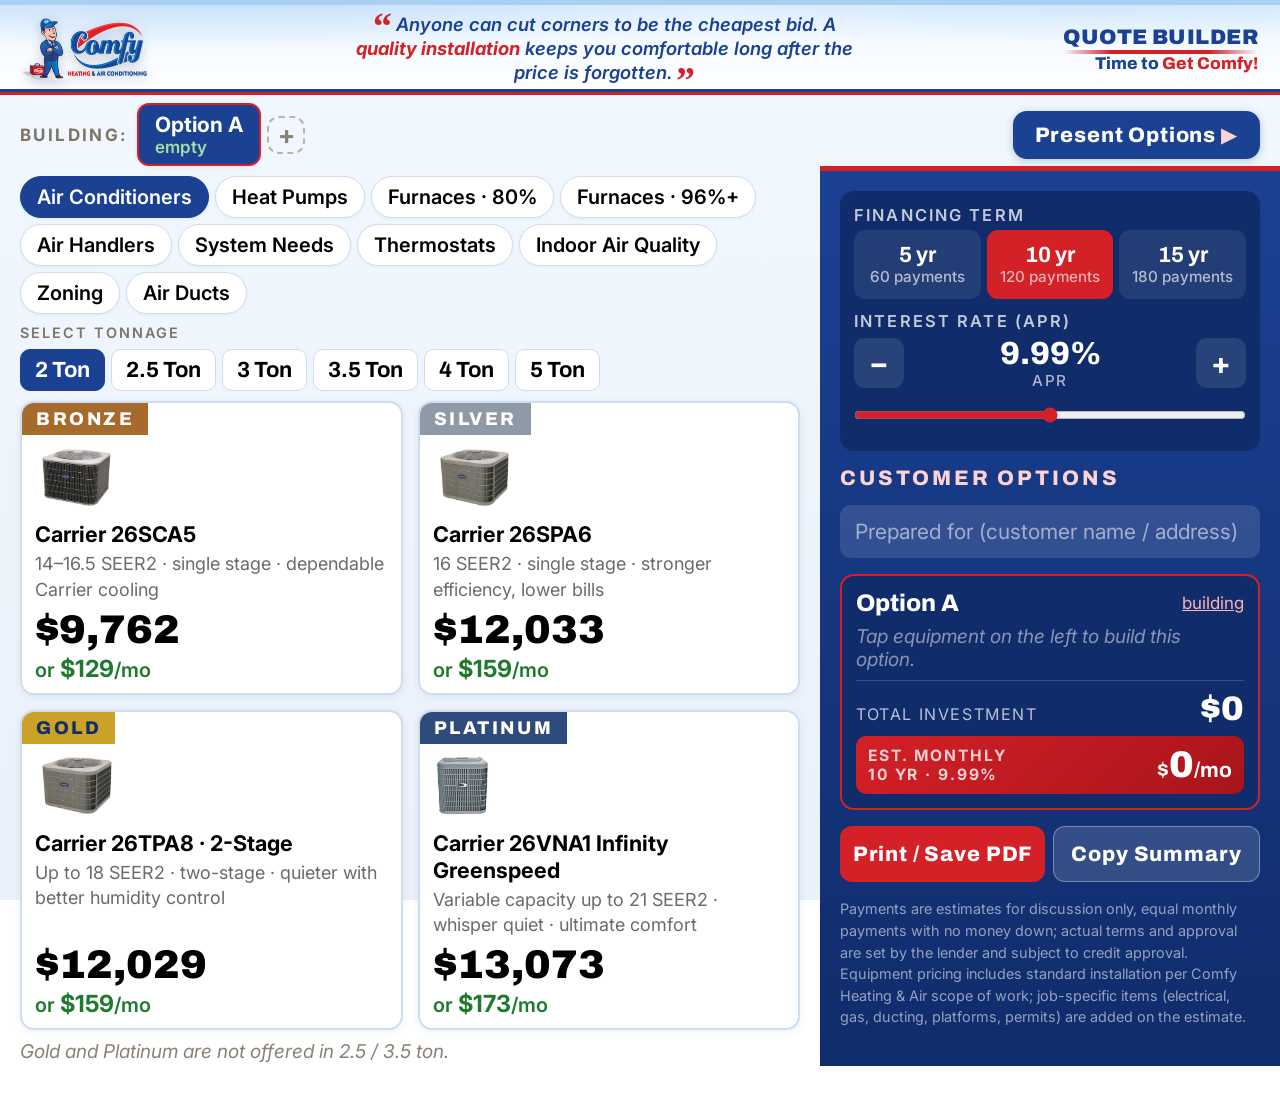
<file: Comfy_Quote_Builder (2).html>
<!DOCTYPE html>
<html lang="en">
<head>
<meta charset="UTF-8">
<meta name="viewport" content="width=device-width, initial-scale=1.0">
<title>Comfy Heating &amp; Air — Quote Builder</title>
<link rel="preconnect" href="https://fonts.googleapis.com">
<link href="https://fonts.googleapis.com/css2?family=Archivo:wdth,wght@75..125,400..900&family=Inter:wght@400;500;600;700&display=swap" rel="stylesheet">
<style>
  :root{
    --navy:#1B4193; --navy-deep:#102C6B; --ink:#152238;
    --red:#D42027; --red-deep:#A8151B;
    --paper:#EFF5FC; --card:#FFFFFF; --line:#CEDDF0;
    --bronze:#A66A2C; --silver:#8E9BA6; --gold:#C9A227; --plat:#2F4B7C; --dual:#2C7A7B;
    --bronze-soft:#F4E8DA; --silver-soft:#EEF1F4; --gold-soft:#F7F0D8; --plat-soft:#E4EAF4; --dual-soft:#E0F0F0;
    --ok:#1E7A2E;
    --disp:'Archivo','Arial Black',system-ui,sans-serif;
    --body:'Inter','Segoe UI',system-ui,sans-serif;
  }
  *{box-sizing:border-box;margin:0;padding:0;-webkit-tap-highlight-color:transparent;}
  html,body{background:linear-gradient(180deg,#F2F8FF 0%,#EAF1FA 100%) fixed;color:var(--ink);font-family:var(--body);font-size:19px;overflow-x:hidden;max-width:100vw;}
  img,svg{max-width:100%;}
  @media(min-width:1020px){html,body{font-size:20px;}}
  button{font-family:inherit;cursor:pointer;border:none;background:none;}

  .top{
    background:
      radial-gradient(ellipse 70% 120% at 18% -20%, rgba(140,190,240,.38), transparent 60%),
      radial-gradient(ellipse 60% 120% at 85% -30%, rgba(140,190,240,.28), transparent 60%),
      linear-gradient(180deg,#DFEFFF 0%,#F6FBFF 45%,#FFFFFF 100%);
    color:var(--navy);padding:8px 22px 10px;
    border-top:5px solid #A9CFF2;
    display:flex;align-items:center;justify-content:space-between;gap:16px;flex-wrap:wrap;
    position:relative;
  }
  .top::after{ /* double ring stripe, like the logo's blue + red rings */
    content:'';position:absolute;left:0;right:0;bottom:0;height:6px;
    background:linear-gradient(180deg,var(--navy) 0,var(--navy) 55%,var(--red) 55%,var(--red) 100%);
  }
  .logo-main{height:66px;width:auto;max-width:100%;display:block;filter:drop-shadow(0 3px 6px rgba(21,44,107,.22));}
  .top{min-width:0;}
  .top>*{min-width:0;}
  .header-quote{
    flex:1 1 260px;text-align:center;padding:0 18px;min-width:0;
  }
  .header-quote .q{
    font-family:var(--body);font-weight:600;font-style:italic;font-size:.92rem;line-height:1.3;
    color:var(--navy);max-width:520px;margin:0 auto;position:relative;
  }
  .header-quote .q::before{content:'\201C';font-family:Georgia,serif;font-style:normal;font-weight:700;
    color:var(--red);font-size:1.9rem;line-height:0;vertical-align:-8px;margin-right:4px;}
  .header-quote .q::after{content:'\201D';font-family:Georgia,serif;font-style:normal;font-weight:700;
    color:var(--red);font-size:1.9rem;line-height:0;vertical-align:-14px;margin-left:4px;}
  .header-quote .q b{color:var(--red);font-style:italic;}
  @media(max-width:860px){.header-quote{display:none;}}
  .adj-dot{display:none;width:9px;height:9px;border-radius:50%;background:var(--gold);vertical-align:middle;margin-left:8px;box-shadow:0 0 4px rgba(201,162,39,.8);}
  body.adj-on .adj-dot{display:inline-block;}
  .tagline-wrap{text-align:right;}
  .tagline-big{font-family:var(--disp);font-weight:900;font-size:1.05rem;color:var(--navy);letter-spacing:.02em;position:relative;display:inline-block;}
  .tagline-big::after{content:'';display:block;height:4px;margin-top:2px;border-radius:999px;
    background:linear-gradient(90deg,transparent 0,var(--red) 25%,var(--red) 75%,transparent 100%);}
  .tagline-sub{font-family:var(--disp);font-weight:800;font-size:.85rem;color:var(--navy);}
  .tagline-sub span{color:var(--red);}
  @media(max-width:560px){.logo-main{height:58px;}.tagline-wrap{display:none;}}

  /* option tabs */
  .optbar{display:flex;gap:6px;align-items:center;padding:8px 20px 0;flex-wrap:wrap;}
  .optbar .lbl{font-size:.85rem;letter-spacing:.14em;text-transform:uppercase;color:#7d7466;font-weight:700;margin-right:4px;}
  .opt-tab{
    padding:7px 16px;border-radius:12px;border:2px solid var(--line);background:var(--card);box-shadow:0 1px 4px rgba(21,44,107,.08);
    font-weight:700;font-size:1.05rem;display:flex;flex-direction:column;align-items:flex-start;line-height:1.2;
  }
  .opt-tab small{font-weight:600;font-size:.85rem;color:var(--ok);}
  .opt-tab.on{border-color:var(--red);background:var(--navy);color:#fff;}
  .opt-tab.on small{color:#9fe0a4;}
  .opt-add{width:38px;height:38px;border-radius:12px;border:2px dashed #bdb4a4;color:#8a8175;font-size:1.3rem;font-weight:700;}

  .wrap{display:grid;grid-template-columns:1fr min(460px,38vw);min-height:calc(100vh - 120px);max-width:100vw;}
  @media(max-width:1020px){.wrap{grid-template-columns:1fr;}}

  .picker{padding:10px 20px 40px;}
  .cats{display:flex;gap:6px;flex-wrap:wrap;margin-bottom:10px;}
  .cat{padding:8px 16px;border-radius:999px;border:1.5px solid var(--line);background:var(--card);font-weight:600;font-size:1rem;box-shadow:0 1px 3px rgba(21,44,107,.06);}
  .cat.on{background:var(--navy);border-color:var(--navy);color:#fff;}
  .cat .dot{display:inline-block;width:8px;height:8px;border-radius:50%;background:var(--red);margin-left:7px;vertical-align:middle;}

  .sizes-label{font-size:.72rem;margin:0 0 4px;letter-spacing:.14em;text-transform:uppercase;color:#7d7466;margin:2px 0 8px;font-weight:600;}
  .sizes{display:flex;gap:6px;flex-wrap:wrap;margin-bottom:10px;}
  .size{min-width:64px;padding:8px 14px;border-radius:10px;border:1.5px solid var(--line);background:var(--card);font-family:var(--disp);font-weight:700;font-size:1.1rem;}
  .size.on{background:var(--navy);border-color:var(--navy);color:#fff;}

  .tiers{display:grid;grid-template-columns:repeat(auto-fit,minmax(255px,1fr));gap:15px;}
  .tier{border-radius:14px;background:var(--card);border:2px solid var(--line);overflow:hidden;text-align:left;display:flex;flex-direction:column;position:relative;transition:transform .12s,box-shadow .12s,border-color .12s;box-shadow:0 2px 8px rgba(21,44,107,.07);}
  @media(hover:hover){.tier:hover{transform:translateY(-2px);box-shadow:0 6px 16px rgba(21,44,107,.14);}}
  .tier:active{transform:scale(.985);}
  .tier .band{padding:6px 14px;font-family:var(--disp);font-weight:800;font-size:.92rem;letter-spacing:.14em;color:#fff;}
  .t-bronze .band{background:var(--bronze);} .t-silver .band{background:var(--silver);}
  .t-gold .band{background:var(--gold);color:var(--navy-deep);} .t-plat .band{background:var(--plat);}
  .t-dual .band{background:var(--dual);}
  .tier .body{padding:8px 13px 10px;display:flex;flex-direction:column;gap:3px;flex:1;}
  .tier .art{height:78px;display:flex;align-items:center;justify-content:center;padding:6px 8px 0;}
  .tier .art img,.tier .art svg{max-height:78px;max-width:78%;width:auto;height:auto;display:block;}
  .tier .model{font-weight:700;font-size:1.08rem;line-height:1.25;}
  .tier .feat{font-size:.9rem;color:#6b6a66;line-height:1.4;flex:1;}
  .tier .price{font-family:var(--disp);font-weight:900;font-size:2rem;margin-top:3px;}
  .tier .mo{font-size:1rem;color:var(--ok);font-weight:600;}
  .tier .mo b{font-size:1.18rem;}
  .tier.sel{border-color:var(--navy);box-shadow:0 6px 18px rgba(31,56,100,.18);}
  .tier.sel::after{content:'✓ In ' attr(data-opt);position:absolute;top:9px;right:11px;background:var(--navy);color:#fff;font-size:.8rem;font-weight:700;padding:3px 9px;border-radius:999px;}
  .t-bronze.sel .body{background:var(--bronze-soft);} .t-silver.sel .body{background:var(--silver-soft);}
  .t-gold.sel .body{background:var(--gold-soft);} .t-plat.sel .body{background:var(--plat-soft);}
  .t-dual.sel .body{background:var(--dual-soft);}



  /* ---- present mode ---- */
  .btn-present{background:var(--navy);color:#fff;padding:12px 22px;border-radius:14px;font-family:var(--disp);font-weight:800;font-size:1.05rem;letter-spacing:.04em;margin-left:auto;box-shadow:0 2px 8px rgba(21,44,107,.25);}
  .btn-present span{color:#FFD3D5;}
  #presentView{display:none;position:fixed;top:0;left:0;right:0;bottom:0;width:100%;height:100%;z-index:9999;overflow-y:auto;overflow-x:hidden;-webkit-overflow-scrolling:touch;
    background:radial-gradient(ellipse 80% 50% at 50% -10%, rgba(140,190,240,.45), transparent 60%),linear-gradient(180deg,#EAF4FF 0%,#F6FAFF 100%);}
  #presentView.on{display:block;}
  .pv-top{display:flex;align-items:center;justify-content:space-between;gap:14px;padding:14px 26px;background:#fff;border-bottom:6px solid var(--red);}
  .pv-top img{height:72px;}
  .pv-quote{flex:1;text-align:center;font-style:italic;font-weight:600;color:var(--navy);font-size:1.15rem;padding:0 12px;}
  .pv-quote b{color:var(--red);}
  .pv-back{padding:12px 20px;border-radius:12px;background:var(--navy);color:#fff;font-family:var(--disp);font-weight:800;font-size:1rem;flex-shrink:0;}
  .pv-back span{color:#FFD3D5;}
  .pv-close{width:52px;height:52px;border-radius:50%;background:var(--navy);color:#fff;font-size:1.4rem;font-weight:700;flex-shrink:0;}
  .pv-cols{display:grid;gap:20px;padding:24px 26px 40px;grid-template-columns:repeat(var(--n),minmax(0,1fr));max-width:1400px;margin:0 auto;}
  @media(max-width:900px){.pv-cols{grid-template-columns:1fr;}}
  .pv-col{background:#fff;border-radius:18px;overflow:hidden;border:2px solid #CEDDF0;box-shadow:0 8px 26px rgba(21,44,107,.12);display:flex;flex-direction:column;}
  .pv-col.hot{border-color:var(--red);box-shadow:0 10px 30px rgba(212,32,39,.18);}
  .pv-band{padding:12px 16px;color:#fff;font-family:var(--disp);font-weight:900;font-size:1.25rem;letter-spacing:.1em;display:flex;justify-content:space-between;align-items:baseline;}
  .pv-band small{font-family:var(--body);font-weight:600;font-size:.85rem;opacity:.85;letter-spacing:0;}
  .pv-imgs{display:flex;justify-content:center;gap:14px;padding:16px 12px 4px;flex-wrap:wrap;}
  .pv-imgs .eq{width:116px;text-align:center;}
  .pv-imgs .eq svg,.pv-imgs .eq img{width:100%;height:auto;display:block;}
  .pv-imgs .eq img{max-height:120px;object-fit:contain;border-radius:8px;}
  .pv-imgs .eq figcaption{font-size:.72rem;font-weight:600;color:#5b6a86;margin-top:2px;line-height:1.2;}
  .pv-list{padding:12px 18px;flex:1;}
  .pv-line{display:flex;justify-content:space-between;gap:10px;padding:7px 0;border-bottom:1px solid #EDF2FA;font-size:.95rem;}
  .pv-line .n{line-height:1.3;} .pv-line .n small{display:block;color:#7b869c;font-size:.78rem;}
  .pv-line .p{font-family:var(--disp);font-weight:700;white-space:nowrap;}
  .pv-tot{display:flex;justify-content:space-between;padding:12px 18px;font-family:var(--disp);font-weight:800;font-size:1.25rem;color:var(--navy);border-top:2px solid #CEDDF0;}
  .pv-pay{background:linear-gradient(135deg,var(--red),var(--red-deep));color:#fff;padding:14px 18px;display:flex;justify-content:space-between;align-items:center;}
  .pv-pay .l{font-size:.8rem;text-transform:uppercase;letter-spacing:.1em;font-weight:700;opacity:.9;}
  .pv-pay .v{font-family:var(--disp);font-weight:900;font-size:2.1rem;}
  .pv-pay .v span{font-size:1.1rem;font-weight:700;}
  @media print{#presentView{display:none!important;}}

  /* ---- proposal / print ---- */
  .prep-row{display:flex;gap:8px;}
  .prep-row input{flex:1;border:none;border-radius:11px;padding:14px 15px;font-family:var(--body);font-size:1.05rem;background:rgba(255,255,255,.12);color:#fff;}
  .prep-row input::placeholder{color:rgba(255,255,255,.55);}
  .action-row{display:flex;gap:8px;}
  .action-btn{flex:1;padding:16px 8px;border-radius:12px;font-family:var(--disp);font-weight:800;font-size:1.05rem;letter-spacing:.04em;}
  .btn-print{background:var(--red);color:#fff;}
  .btn-copy{background:rgba(255,255,255,.14);color:#fff;border:1.5px solid rgba(255,255,255,.35);}

  #proposal{display:none;}
  @media print{
    body>*:not(#proposal){display:none!important;}
    html,body{background:#fff!important;}
    #proposal{display:block;font-family:var(--body);color:#152238;padding:0;}
    .pp-head{display:flex;justify-content:space-between;align-items:center;border-bottom:4px solid var(--red);padding-bottom:12px;margin-bottom:6px;}
    .pp-head img{height:70px;}
    .pp-head .pp-title{text-align:right;font-family:var(--disp);}
    .pp-head .pp-title h1{font-size:1.3rem;color:#1B4193;margin:0;}
    .pp-head .pp-title p{font-size:.8rem;color:#555;margin:2px 0 0;}
    .pp-quote{text-align:center;font-style:italic;font-weight:600;color:#1B4193;font-size:.95rem;margin:10px 0 16px;}
    .pp-quote b{color:var(--red);}
    .pp-opts{display:flex;gap:14px;align-items:flex-start;}
    .pp-opt{flex:1;border:2px solid #CEDDF0;border-radius:12px;overflow:hidden;break-inside:avoid;}
    .pp-opt h2{background:#1B4193;color:#fff;font-family:var(--disp);font-size:1rem;padding:8px 12px;margin:0;}
    .pp-items{padding:8px 12px;}
    .pp-item{display:flex;justify-content:space-between;gap:8px;font-size:.78rem;padding:4px 0;border-bottom:1px solid #EDF2FA;}
    .pp-item small{display:block;color:#777;font-size:.68rem;}
    .pp-item .pv{font-weight:700;white-space:nowrap;}
    .pp-tot{display:flex;justify-content:space-between;padding:8px 12px;font-family:var(--disp);font-weight:800;font-size:1rem;border-top:2px solid #CEDDF0;}
    .pp-pay{background:var(--red);color:#fff;padding:8px 12px;display:flex;justify-content:space-between;align-items:center;}
    .pp-pay .l{font-size:.66rem;text-transform:uppercase;letter-spacing:.08em;font-weight:700;}
    .pp-pay .v{font-family:var(--disp);font-weight:900;font-size:1.3rem;}
    .pp-foot{margin-top:16px;font-size:.66rem;color:#666;line-height:1.5;}
    .pp-contact{margin-top:12px;text-align:center;font-family:var(--disp);font-weight:800;color:#1B4193;font-size:1rem;}
    .pp-contact span{color:var(--red);}
    @page{margin:0.5in;}
  }

  /* add-on list categories */
  .items{display:grid;grid-template-columns:repeat(auto-fill,minmax(275px,1fr));gap:13px;}
  .item{border-radius:12px;background:var(--card);border:2px solid var(--line);padding:11px 12px;
    text-align:left;display:flex;flex-direction:column;gap:5px;position:relative;
    box-shadow:0 2px 8px rgba(21,44,107,.07);transition:transform .12s,box-shadow .12s,border-color .12s;cursor:pointer;}
  @media(hover:hover){.item:hover{transform:translateY(-2px);box-shadow:0 6px 16px rgba(21,44,107,.14);}}
  .item .iart{height:96px;display:flex;align-items:center;justify-content:center;margin-bottom:2px;}
  .item .iart img{max-height:96px;max-width:70%;width:auto;height:auto;}
  .item .in{font-weight:600;font-size:1rem;line-height:1.3;flex:1;}
  .item .ip{font-family:var(--disp);font-weight:900;font-size:1.4rem;}
  .item .imo{font-size:.9rem;color:var(--ok);font-weight:600;}
  .item.sel{border-color:var(--navy);background:#F0F6FF;}
  .qty{display:flex;align-items:center;gap:8px;margin-top:4px;}
  .qty button{width:42px;height:42px;border-radius:8px;background:var(--navy);color:#fff;font-size:1.05rem;font-weight:700;}
  .qty .qv{font-family:var(--disp);font-weight:800;font-size:1.3rem;min-width:26px;text-align:center;}
  .qty .ql{font-size:.7rem;color:#7d7466;font-weight:600;letter-spacing:.06em;text-transform:uppercase;}
  .tier.na{opacity:.55;cursor:default;box-shadow:none;}
  .tier.na .body{min-height:120px;display:flex;align-items:center;justify-content:center;}
  .tier.na .nam{font-size:.95rem;color:#7d7466;font-style:italic;text-align:center;line-height:1.4;}
  @media(hover:hover){.tier.na:hover{transform:none;box-shadow:none;}}
  .na-note{font-size:.95rem;color:#8a8175;font-style:italic;margin-top:10px;}

  /* right panel */
  .panel{background:linear-gradient(180deg,var(--navy) 0%,var(--navy-deep) 100%);color:#fff;padding:20px 20px 40px;border-top:5px solid var(--red);display:flex;flex-direction:column;gap:16px;position:sticky;top:0;align-self:start;max-height:100vh;overflow-y:auto;}
  @media(max-width:1020px){.panel{position:static;max-height:none;}}
  .panel h2{font-family:var(--disp);font-weight:800;font-size:1.05rem;letter-spacing:.14em;text-transform:uppercase;color:#FFD3D5;}

  .fin-box{background:var(--navy-deep);border-radius:14px;padding:14px;display:flex;flex-direction:column;gap:12px;}
  .flabel{font-size:.82rem;letter-spacing:.13em;text-transform:uppercase;opacity:.75;font-weight:600;margin-bottom:5px;}
  .terms{display:flex;gap:6px;}
  .term{flex:1;padding:13px 4px;border-radius:11px;background:rgba(255,255,255,.08);color:#fff;font-family:var(--disp);font-weight:700;font-size:1.1rem;}
  .term small{display:block;font-family:var(--body);font-weight:500;font-size:.76rem;opacity:.65;}
  .term.on{background:var(--red);color:#fff;}
  .apr-row{display:flex;align-items:center;gap:10px;}
  .apr-btn{width:50px;height:50px;border-radius:11px;background:rgba(255,255,255,.1);color:#fff;font-size:1.5rem;font-weight:700;flex-shrink:0;}
  .apr-val{flex:1;text-align:center;font-family:var(--disp);font-weight:800;font-size:1.6rem;}
  .apr-val small{display:block;font-family:var(--body);font-weight:500;font-size:.76rem;opacity:.65;letter-spacing:.1em;}
  input[type=range]{width:100%;accent-color:var(--red);height:34px;}

  .opt-card{background:var(--navy-deep);border-radius:14px;padding:14px;display:flex;flex-direction:column;gap:9px;border:2px solid transparent;}
  .opt-card.on{border-color:var(--red);}
  .opt-card .oc-head{display:flex;justify-content:space-between;align-items:center;}
  .opt-card .oc-name{font-family:var(--disp);font-weight:800;font-size:1.2rem;}
  .oc-actions{display:flex;gap:10px;}
  .oc-actions button{font-size:.85rem;color:#FFB3B6;text-decoration:underline;}
  .oc-item{display:flex;justify-content:space-between;gap:8px;font-size:.95rem;align-items:center;}
  .oc-item .n{line-height:1.3;} .oc-item .n small{display:block;opacity:.6;font-size:.8rem;}
  .oc-item .p{font-family:var(--disp);font-weight:700;white-space:nowrap;}
  .oc-item .x{color:#ffb0b0;font-size:1.2rem;padding:4px 9px;}
  .oc-empty{opacity:.5;font-size:.95rem;font-style:italic;}
  .oc-total{display:flex;justify-content:space-between;align-items:baseline;border-top:1px solid rgba(255,255,255,.16);padding-top:9px;}
  .oc-total .lbl{font-size:.8rem;letter-spacing:.1em;text-transform:uppercase;opacity:.7;}
  .oc-total .amt{font-family:var(--disp);font-weight:900;font-size:1.7rem;}
  .oc-pay{background:linear-gradient(135deg,var(--red),var(--red-deep));color:#fff;border-radius:10px;padding:9px 12px;display:flex;justify-content:space-between;align-items:center;}
  .oc-pay .pl{font-size:.78rem;letter-spacing:.12em;text-transform:uppercase;font-weight:700;opacity:.8;}
  .oc-pay .pa{font-family:var(--disp);font-weight:900;font-size:1.85rem;}
  .oc-pay .pa span{font-size:1.05rem;font-weight:700;}
  .disclaim{font-size:.72rem;opacity:.55;line-height:1.5;}
</style>
</head>
<body>

<header class="top">
  <img class="logo-main" alt="Comfy Heating &amp; Air Conditioning" src="[data-uri]">
  <div class="header-quote">
    <p class="q">Anyone can cut corners to be the cheapest bid. A <b>quality installation</b> keeps you comfortable long after the price is forgotten.</p>
  </div>
  <div class="tagline-wrap">
    <div class="tagline-big">QUOTE BUILDER<span class="adj-dot"></span></div>
    <div class="tagline-sub">Time to <span>Get Comfy!</span></div>
  </div>
</header>

<div class="optbar">
  <span class="lbl">Building:</span>
  <span id="optTabs" style="display:flex;gap:8px;flex-wrap:wrap;"></span>
  <button class="opt-add" id="optAdd" title="Add option">+</button>
  <button class="btn-present" id="presentBtn">Present Options <span>▶</span></button>
</div>

<div class="wrap">
  <main class="picker">
    <div class="cats" id="cats"></div>
    <div class="sizes-label" id="sizesLabel">Select size</div>
    <div class="sizes" id="sizes"></div>
    <div id="content"></div>
    <p class="na-note" id="naNote" hidden></p>
  </main>

  <aside class="panel">
    <div class="fin-box">
      <div>
        <div class="flabel">Financing term</div>
        <div class="terms" id="terms">
          <button class="term" data-yrs="5">5 yr<small>60 payments</small></button>
          <button class="term on" data-yrs="10">10 yr<small>120 payments</small></button>
          <button class="term" data-yrs="15">15 yr<small>180 payments</small></button>
        </div>
      </div>
      <div>
        <div class="flabel">Interest rate (APR)</div>
        <div class="apr-row">
          <button class="apr-btn" id="aprDown">−</button>
          <div class="apr-val"><span id="aprVal">9.99</span>%<small>APR</small></div>
          <button class="apr-btn" id="aprUp">+</button>
        </div>
        <div style="height:8px"></div>
        <input type="range" id="aprSlide" min="0" max="19.99" step="0.25" value="9.99">
      </div>
    </div>

    <h2>Customer Options</h2>
    <div class="prep-row"><input id="custName" type="text" placeholder="Prepared for (customer name / address)"></div>
    <div id="optCards" style="display:flex;flex-direction:column;gap:12px;"></div>

    <div class="action-row">
      <button class="action-btn btn-print" id="printBtn">Print / Save PDF</button>
      <button class="action-btn btn-copy" id="copyBtn">Copy Summary</button>
    </div>
    <p class="disclaim">Payments are estimates for discussion only, equal monthly payments with no money down; actual terms and approval are set by the lender and subject to credit approval. Equipment pricing includes standard installation per Comfy Heating &amp; Air scope of work; job-specific items (electrical, gas, ducting, platforms, permits) are added on the estimate.</p>
  </aside>
</div>

<script src="photos.js"></script>
<script>
/* ============ ACTIVE EQUIPMENT & ADD-ONS (Housecall Pro export — inactive lines excluded) ============ */
const T = {
  bronze:['BRONZE','t-bronze'], silver:['SILVER','t-silver'], gold:['GOLD','t-gold'],
  plat:['PLATINUM','t-plat'], dual:['DUAL FUEL','t-dual']
};

const DATA = {
  ac:{ name:'Air Conditioners', sizeLabel:'Select tonnage',
    sizes:['2 Ton','2.5 Ton','3 Ton','3.5 Ton','4 Ton','5 Ton'],
    tiers:[
      {k:'bronze', img:'26sca5', model:'Carrier 26SCA5', feat:'14–16.5 SEER2 · single stage · dependable Carrier cooling',
       p:{'2 Ton':9762,'2.5 Ton':10088,'3 Ton':11352,'3.5 Ton':12515,'4 Ton':12760,'5 Ton':13512}},
      {k:'silver', img:'26spa6', model:'Carrier 26SPA6', feat:'16 SEER2 · single stage · stronger efficiency, lower bills',
       p:{'2 Ton':12033,'2.5 Ton':12660,'3 Ton':13316,'3.5 Ton':14211,'4 Ton':14846,'5 Ton':16120}},
      {k:'gold', img:'26tpa8', model:'Carrier 26TPA8 · 2-Stage', feat:'Up to 18 SEER2 · two-stage · quieter with better humidity control',
       p:{'2 Ton':12029,'3 Ton':13970,'4 Ton':14759,'5 Ton':16158}},
      {k:'plat', img:'26vna1', model:'Carrier 26VNA1 Infinity Greenspeed', feat:'Variable capacity up to 21 SEER2 · whisper quiet · ultimate comfort',
       p:{'2 Ton':13073,'3 Ton':15772,'4 Ton':15944,'5 Ton':16797}},
    ],
    note:'Gold and Platinum are not offered in 2.5 / 3.5 ton.'},
  hp:{ name:'Heat Pumps', sizeLabel:'Select tonnage',
    sizes:['2 Ton','2.5 Ton','3 Ton','4 Ton','5 Ton'],
    tiers:[
      {k:'dual', img:'mura', model:'Carrier MURA Slimline', feat:'Up to 18.8 SEER2 · hybrid / dual-fuel ready · space-saver profile',
       p:{'2 Ton':7585,'2.5 Ton':7693,'3 Ton':8265,'4 Ton':9666,'5 Ton':10806}},
      {k:'silver', img:'37muhaq', model:'Carrier 37MUHAQ Inverter', feat:'Up to 19 SEER2 · variable speed inverter comfort',
       p:{'2 Ton':6703,'2.5 Ton':8368,'3 Ton':9122,'4 Ton':10386,'5 Ton':11790}},
      {k:'gold', img:'27vna0', model:'Carrier 27VNA0 Infinity', feat:'Variable capacity up to 20 SEER2 · Infinity intelligence',
       p:{'2 Ton':13734,'3 Ton':15651,'4 Ton':17032,'5 Ton':17688}},
      {k:'plat', img:'27vna3', model:'Carrier 27VNA3 Infinity Variable', feat:'Up to 23 SEER2 · top-of-line variable speed comfort',
       p:{'2 Ton':16343,'3 Ton':16689,'4 Ton':16660,'5 Ton':17380}},
    ],
    note:'Pair with an air handler from the Air Handlers tab to complete the system. No 3.5-ton — quote the 4-ton.'},
  f80:{ name:'Furnaces · 80%', sizeLabel:'Select capacity · cabinet',
    sizes:['40–45K','70K · std cab','70K · wide cab','90K · std cab','90K · wide cab','110K'],
    tiers:[
      {k:'bronze', img:'58sb1', model:'Carrier 58SB1 · Low NOx', feat:'80% AFUE · single stage · proven reliability',
       p:{'40–45K':6371,'70K · std cab':6763,'70K · wide cab':6870,'90K · std cab':7190,'90K · wide cab':7311,'110K':7756}},
      {k:'silver', img:'58tp1', model:'Carrier 58TP1 · 2-Stage', feat:'80% AFUE · two-stage, variable speed, Low NOx · quieter, even heat',
       p:{'40–45K':7362,'70K · std cab':7036,'70K · wide cab':7743,'90K · std cab':7627,'90K · wide cab':7983,'110K':8063}},
    ],
    note:'Verify cabinet width on Silver 70K/90K before final quote. Higher-efficiency options are on the Furnaces · 96%+ tab.'},
  f96:{ name:'Furnaces · 96%+', sizeLabel:'Select heating capacity',
    sizes:['40K BTU','60K BTU','80K BTU','100K BTU','120K BTU'],
    tiers:[
      {k:'gold', img:'59tp6', model:'Carrier 59TP6 · 96% Two-Stage', feat:'96% AFUE · two-stage, variable speed · high-efficiency comfort',
       p:{'40K BTU':8426,'60K BTU':8460,'80K BTU':9099,'100K BTU':9558}},
      {k:'plat', img:'59mn7', model:'Carrier 59MN7 Infinity · 98%', feat:'Up to 98% AFUE · modulating · the finest gas furnace made',
       p:{'60K BTU':10797,'80K BTU':11578,'100K BTU':11162,'120K BTU':11304}},
    ]},
  ah:{ name:'Air Handlers', sizeLabel:'Select tonnage',
    sizes:['2 Ton','3 Ton','4 Ton','5 Ton'],
    tiers:[
      {k:'bronze', img:'adp', model:'ADP "E" 120V Modular Blower', feat:'110V fan coil · dependable value air handling',
       p:{'3 Ton':3621,'4 Ton':4201,'5 Ton':4514}},
      {k:'silver', img:'45muhaq', model:'Carrier 45MUHAQ Fan Coil', feat:'Matched to 37MUHAQ inverter heat pumps',
       p:{'2 Ton':6502,'3 Ton':7708,'4 Ton':8184,'5 Ton':8184}},
      {k:'plat', img:'fe5b', model:'Carrier FE5B Infinity Variable Speed', feat:'Infinity air handler · matched to VNA heat pumps',
       p:{'2 Ton':6869,'3 Ton':7062,'4 Ton':8106,'5 Ton':8855}},
    ],
    note:'45MUHAQ 4–5 ton share one unit/price. Ceiling-mounted cased 18K air handler w/ ECM available at $3,298.'},

  sn:{ name:'System Needs', type:'list',
    items:[
      {n:'220v circuit, 30 or 50 amp, up to 70 ft', p:1377},
      {n:'110v circuit for furnace or GFI outlet', p:999},
      {n:'Gas line, up to 20 ft', p:687},
      {n:'Gas line, up to 40 ft', p:891},
      {n:'Primary condensation drain, PVC', p:213},
      {n:'Secondary PVC drain or drain switch', p:162},
      {n:'Primary & secondary drain or secondary switch', p:376},
      {n:'Condensation pump (with equip install)', p:255},
      {n:'B-vent flue pipe', p:621},
      {n:'PVC flue pipe, up to 15 ft', p:319},
      {n:'Attic or crawlspace platform / base', p:2026},
      {n:'Closet furnace base-platform, wood or metal', p:434},
      {n:'Sound liner for closet', p:513},
      {n:'Furnace SSU switch, fuse & socket', p:189},
      {n:'18-7 thermostat wire only', p:189},
      {n:'Lineset flush', p:202},
      {n:'Heavy duty AC wall bracket', p:606},
      {n:'Ceiling saver package', p:405},
      {n:'Slope, erosion control / shoring', p:405},
      {n:'GFI receptacle swap install', p:106},
      {n:'Zinsco / Federal "StabLock" breaker upcharge', p:97},
      {n:'Minisplit lineset w/ power & control wire, up to 50 ft', p:1147},
      {n:'Minisplit gravity drain line, up to 20 ft', p:211},
      {n:'Minisplit condensation pump w/ 40 ft drain', p:621},
      {n:'Mini split wall bracket', p:405},
    ],
    note:'Tap to add · use − / + for quantity (drains, circuits, etc.).'},
  tstat:{ name:'Thermostats', type:'list',
    items:[
      {n:'Nest Thermostat', p:540},
      {n:'Ecobee Thermostat', p:567},
      {n:'Carrier Infinity Control, black or white', p:1012},
      {n:'Carrier Crossover communicating control', p:713},
      {n:'Lennox S-40', p:1485},
      {n:'Honeywell FocusPro 200, 5-2 programmable, HP/conventional', p:386},
      {n:'Honeywell FocusPro 200, 1H/1C programmable', p:351},
    ],
    note:'Smart Wi-Fi controls first · programmable non-Wi-Fi at the end.'},
  iaq:{ name:'Indoor Air Quality', type:'list',
    items:[
      {n:'Carrier MERV 15 Air Purifier', p:1814},
      {n:'Air Scrubber', p:1706},
      {n:'Lennox Healthy Climate PureAir', p:1706},
      {n:'REME HALO-LED', p:1562},
      {n:'Honeywell F300 whole-house electronic air cleaner', p:1099},
      {n:'Lennox Carbon Clean 16', p:837},
      {n:'Honeywell F100 whole-house media air filter', p:624},
      {n:'HRV, Healthy Climate HRV5, 150 CFM (control sold separately)', p:5266},
      {n:'Healthy Climate Y8250 HRV/ERV deluxe ventilation control', p:613},
      {n:'Downflow "W" filter box', p:502},
      {n:'2" filter box', p:289},
      {n:'Return filter grill', p:246},
      {n:'MERV 16 filter, 16x25x5', p:205},
      {n:'MERV 16 filter, 20x25x5', p:211},
      {n:'MERV 16 filter, 16x26x5', p:214},
      {n:'AprilAire 2400 replacement media (Part 401)', p:192},
      {n:'Air Scrubber advance replacement cell', p:204},
      {n:'Duct cleaning anti-microbial treatment', p:43},
      {n:'Filter Buy 16x25x5 MERV 8', p:38},
      {n:'Hart & Cooley 3-way white ceiling register', p:41},
    ]},
  zone:{ name:'Zoning', type:'list',
    items:[
      {n:'Honeywell 2-zone system — with equip install', p:3240},
      {n:'Honeywell 2-zone system — without equip install', p:3893},
      {n:'Lennox iHarmony zoning, incl. 1 remote sensor', p:3240},
      {n:'Carrier zoning damper control module + smart sensor — with equipment purchase', p:4050},
      {n:'Carrier Smart Sensor SYSTXZNSMS01', p:600},
    ]},
  duct:{ name:'Air Ducts', type:'list',
    items:[
      {n:'R-6 supply run — with equipment', p:417},
      {n:'R-6 return run — with equipment', p:579},
      {n:'R-6 supply run — without equipment', p:633},
      {n:'R-6 return run — without equipment', p:926},
      {n:'R-8 supply run — with equipment', p:521},
      {n:'R-8 return run — with equipment', p:730},
      {n:'R-8 supply run — without equipment', p:752},
      {n:'R-8 return run — without equipment', p:1034},
    ],
    note:'Priced per run — use − / + to set the number of runs.'},
};

/* ============ STATE ============ */
let curCat='ac';
let curSize={};
for(const k in DATA) if(DATA[k].sizes){
  let best=null,bestN=-1;
  for(const s of DATA[k].sizes){
    const n=DATA[k].tiers.filter(t=>t.p[s]!==undefined).length;
    if(n>bestN){bestN=n;best=s;}
  }
  curSize[k]=best;
}
let options=[{name:'Option A',picks:{}}];
let activeOpt=0;
let termYrs=10, apr=9.99;

const $=id=>document.getElementById(id);
let priceMult=1;                      // 1 = book price · 1.05 = adjusted (+5%), toggled by 5 taps on the logo
const adj=n=>Math.round(n*priceMult);
const money=n=>'$'+Math.round(n).toLocaleString();
(function(){
  let taps=0,timer=null;
  const el=document.querySelector('.logo-main');
  el.addEventListener('click',()=>{
    taps++; clearTimeout(timer);
    timer=setTimeout(()=>taps=0,1600);
    if(taps>=5){
      taps=0;
      priceMult=priceMult===1?1.05:1;
      document.body.classList.toggle('adj-on',priceMult!==1);
      renderAll();
    }
  });
})();
function monthly(P){const n=termYrs*12,r=apr/100/12;if(P<=0)return 0;return r===0?P/n:P*r/(1-Math.pow(1+r,-n));}
const optLetter=i=>'Option '+String.fromCharCode(65+i);
const optTotal=o=>Object.values(o.picks).reduce((s,p)=>s+adj(p.price)*(p.qty||1),0);

/* ============ option tabs ============ */
function renderOptTabs(){
  $('optTabs').innerHTML=options.map((o,i)=>{
    const total=optTotal(o);
    return `<button class="opt-tab ${i===activeOpt?'on':''}" data-i="${i}">${o.name}<small>${total?money(monthly(total))+'/mo':'empty'}</small></button>`;
  }).join('');
  $('optTabs').querySelectorAll('.opt-tab').forEach(b=>b.onclick=()=>{activeOpt=+b.dataset.i;renderAll();});
}
$('optAdd').onclick=()=>{
  if(options.length>=4)return;
  options.push({name:optLetter(options.length),picks:{}});
  activeOpt=options.length-1;renderAll();
};

/* ============ picker ============ */
function renderCats(){
  const o=options[activeOpt];
  $('cats').innerHTML=Object.entries(DATA).map(([k,c])=>{
    const has=Object.values(o.picks).some(p=>p.cat===k);
    return `<button class="cat ${k===curCat?'on':''}" data-k="${k}">${c.name}${has?'<span class="dot"></span>':''}</button>`;
  }).join('');
  $('cats').querySelectorAll('.cat').forEach(b=>b.onclick=()=>{curCat=b.dataset.k;renderAll();});
}
function renderSizes(){
  const c=DATA[curCat];
  if(c.type==='list'){
    $('sizesLabel').style.display='none';$('sizes').style.display='none';return;
  }
  $('sizesLabel').style.display='';$('sizes').style.display='';
  $('sizesLabel').textContent=c.sizeLabel;
  $('sizes').innerHTML=c.sizes.map(s=>`<button class="size ${s===curSize[curCat]?'on':''}" data-s="${s}">${s}</button>`).join('');
  $('sizes').querySelectorAll('.size').forEach(b=>b.onclick=()=>{curSize[curCat]=b.dataset.s;renderAll();});
}

function renderContent(){
  const c=DATA[curCat],o=options[activeOpt];
  if(c.type==='list'){ renderItems(c,o); return; }
  /* equipment tier cards */
  const size=curSize[curCat];
  $('content').innerHTML='<div class="tiers">'+c.tiers.map((t,i)=>{
    const price=t.p[size];
    if(price===undefined){
      const[lbl2,cls2]=T[t.k];
      const others=Object.keys(t.p).join(', ');
      return `<div class="tier ${cls2} na">
        <span class="band">${lbl2}</span>
        <span class="body"><span class="nam">${t.model}<br>not offered in ${size}<br><small>available: ${others}</small></span></span>
      </div>`;
    }
    const sel=o.picks[curCat]&&o.picks[curCat].tierIdx===i&&o.picks[curCat].size===size;
    const[lbl,cls]=T[t.k];
    const key=t.img, svg=SVGS[CAT_ART[curCat]]||'';
    const ph=photoFor(key);
    const art=ph
      ? `<img src="${ph}" alt="">`
      : (key ? `<img src="img/${key}.png" alt="" onerror="this.style.display='none';this.nextElementSibling.style.display='block'"><span style="display:none">${svg}</span>` : svg);
    return `<button class="tier ${cls} ${sel?'sel':''}" data-i="${i}" data-opt="${o.name}">
      <span class="band">${lbl}</span>
      <span class="art">${art}</span>
      <span class="body">
        <span class="model">${t.model}</span>
        <span class="feat">${t.feat}</span>
        <span class="price">${money(adj(price))}</span>
        <span class="mo">or <b>${money(monthly(adj(price)))}</b>/mo</span>
      </span></button>`;
  }).join('')+'</div>';
  $('naNote').hidden=!c.note;
  if(c.note)$('naNote').textContent=c.note;
  $('content').querySelectorAll('.tier').forEach(b=>b.onclick=()=>{
    const i=+b.dataset.i,t=c.tiers[i],s2=curSize[curCat];
    const already=o.picks[curCat]&&o.picks[curCat].tierIdx===i&&o.picks[curCat].size===s2;
    if(already)delete o.picks[curCat];
    else o.picks[curCat]={cat:curCat,tierIdx:i,size:s2,price:t.p[s2],model:t.model,tier:T[t.k][0],qty:1};
    renderAll();
  });
}

function renderItems(c,o){
  $('content').innerHTML='<div class="items">'+c.items.map((it,i)=>{
    const id=curCat+':'+i, pk=o.picks[id];
    const ph=photoFor(slug(it.n));
    return `<div class="item ${pk?'sel':''}" data-id="${id}" data-i="${i}">
      ${ph?`<span class="iart"><img src="${ph}" alt=""></span>`:''}
      <span class="in">${it.n}</span>
      <span class="ip">${money(adj(it.p))}${pk&&pk.qty>1?` <span style="font-size:.8rem;font-weight:600;">× ${pk.qty} = ${money(adj(it.p)*pk.qty)}</span>`:''}</span>
      <span class="imo">or <b>${money(monthly(adj(it.p)*(pk?pk.qty:1)))}</b>/mo</span>
      ${pk?`<span class="qty"><button data-q="-1" data-id="${id}">−</button><span class="qv">${pk.qty}</span><button data-q="1" data-id="${id}">+</button><span class="ql">qty</span></span>`:''}
    </div>`;
  }).join('')+'</div>';
  $('naNote').hidden=!c.note;
  if(c.note)$('naNote').textContent=c.note;
  $('content').querySelectorAll('.item').forEach(el=>el.onclick=e=>{
    if(e.target.closest('.qty'))return;
    const id=el.dataset.id,i=+el.dataset.i;
    if(o.picks[id])delete o.picks[id];
    else o.picks[id]={cat:curCat,itemIdx:i,price:c.items[i].p,model:c.items[i].n,tier:'ADD-ON',qty:1};
    renderAll();
  });
  $('content').querySelectorAll('.qty button').forEach(b=>b.onclick=()=>{
    const pk=o.picks[b.dataset.id];
    pk.qty=Math.max(1,Math.min(20,pk.qty+ +b.dataset.q));
    renderAll();
  });
}

/* ============ option cards ============ */
function renderOptCards(){
  $('optCards').innerHTML=options.map((o,oi)=>{
    const items=Object.entries(o.picks);
    const total=optTotal(o);
    const rows=items.length?items.map(([k,p])=>{
      const line=adj(p.price)*(p.qty||1);
      const qty=p.qty>1?` × ${p.qty}`:'';
      const sub=p.size?`${DATA[p.cat].name} · ${p.size} · ${p.tier}`:`${DATA[p.cat].name}${qty?` · qty ${p.qty}`:''}`;
      return `<div class="oc-item"><span class="n">${p.model}<small>${sub}</small></span>
       <span class="p">${money(line)}</span><button class="x" data-o="${oi}" data-k="${k}">✕</button></div>`;
    }).join('')
      :'<p class="oc-empty">Tap equipment on the left to build this option.</p>';
    return `<div class="opt-card ${oi===activeOpt?'on':''}">
      <div class="oc-head"><span class="oc-name">${o.name}</span>
        <span class="oc-actions">
          <button data-act="build" data-o="${oi}">${oi===activeOpt?'building':'build this'}</button>
          ${options.length>1?`<button data-act="del" data-o="${oi}">remove</button>`:''}
        </span></div>
      ${rows}
      <div class="oc-total"><span class="lbl">Total investment</span><span class="amt">${money(total)}</span></div>
      <div class="oc-pay"><span class="pl">Est. monthly<br>${termYrs} yr · ${apr.toFixed(2)}%</span>
        <span class="pa"><span>$</span>${Math.round(monthly(total)).toLocaleString()}<span>/mo</span></span></div>
    </div>`;
  }).join('');
  $('optCards').querySelectorAll('.x').forEach(b=>b.onclick=()=>{delete options[+b.dataset.o].picks[b.dataset.k];renderAll();});
  $('optCards').querySelectorAll('[data-act=build]').forEach(b=>b.onclick=()=>{activeOpt=+b.dataset.o;renderAll();});
  $('optCards').querySelectorAll('[data-act=del]').forEach(b=>b.onclick=()=>{
    options.splice(+b.dataset.o,1);
    options.forEach((o,i)=>o.name=optLetter(i));
    if(activeOpt>=options.length)activeOpt=options.length-1;
    renderAll();
  });
}

/* ============ financing ============ */
$('terms').querySelectorAll('.term').forEach(b=>b.onclick=()=>{
  termYrs=+b.dataset.yrs;
  $('terms').querySelectorAll('.term').forEach(x=>x.classList.toggle('on',x===b));
  renderAll();
});
function setApr(v){apr=Math.min(19.99,Math.max(0,Math.round(v*4)/4));$('aprVal').textContent=apr.toFixed(2);$('aprSlide').value=apr;renderAll();}
$('aprDown').onclick=()=>setApr(apr-0.25);
$('aprUp').onclick=()=>setApr(apr+0.25);
$('aprSlide').oninput=e=>setApr(+e.target.value);


/* ============ proposal: print & copy ============ */
function activeOptions(){ return options.filter(o=>Object.keys(o.picks).length); }
function payLine(total){ return `${money(monthly(total))}/mo · ${termYrs} yr @ ${apr.toFixed(2)}% APR`; }

function buildProposal(){
  const logoSrc=document.querySelector('.logo-main').src;
  const name=document.getElementById('custName').value.trim();
  const date=new Date().toLocaleDateString('en-US',{year:'numeric',month:'long',day:'numeric'});
  const opts=activeOptions();
  const optHtml=opts.map(o=>{
    const items=Object.values(o.picks).map(p=>{
      const line=adj(p.price)*(p.qty||1);
      const qty=(p.qty||1)>1?` · qty ${p.qty}`:'';
      const sub=p.size?`${DATA[p.cat].name} · ${p.size} · ${p.tier}`:`${DATA[p.cat].name}${qty}`;
      return `<div class="pp-item"><span>${p.model}<small>${sub}</small></span><span class="pv">${money(line)}</span></div>`;
    }).join('');
    const total=optTotal(o);
    return `<div class="pp-opt"><h2>${o.name}</h2><div class="pp-items">${items}</div>
      <div class="pp-tot"><span>Total Investment</span><span>${money(total)}</span></div>
      <div class="pp-pay"><span class="l">Est. monthly<br>${termYrs} yr · ${apr.toFixed(2)}% APR</span><span class="v">${money(monthly(total))}/mo</span></div></div>`;
  }).join('');
  document.getElementById('proposal').innerHTML=`
    <div class="pp-head">
      <img src="${logoSrc}" alt="Comfy Heating & Air Conditioning">
      <div class="pp-title"><h1>COMFORT PROPOSAL</h1><p>${name?name+' · ':''}${date}</p></div>
    </div>
    <p class="pp-quote">&ldquo;Anyone can cut corners to be the cheapest bid. A <b>quality installation</b> keeps you comfortable long after the price is forgotten.&rdquo;</p>
    <div class="pp-opts">${optHtml}</div>
    <div class="pp-contact">Time to <span>Get Comfy!</span> &nbsp;·&nbsp; 925-415-5248 &nbsp;·&nbsp; comfyhvac.com</div>
    <p class="pp-foot">Monthly payments are estimates for discussion only, based on equal monthly payments with no money down at the term and rate shown; actual financing terms and approval are determined by the lender and subject to credit approval. Equipment pricing includes standard installation per Comfy Heating &amp; Air Conditioning Inc. scope of work. Job-specific requirements identified on site and applicable permits are itemized on the final estimate. Pricing valid for 30 days.</p>`;
}

document.getElementById('printBtn').onclick=()=>{
  if(!activeOptions().length){alert('Add equipment to at least one option first.');return;}
  buildProposal();
  window.print();
};

document.getElementById('copyBtn').onclick=async()=>{
  const opts=activeOptions();
  if(!opts.length){alert('Add equipment to at least one option first.');return;}
  const name=document.getElementById('custName').value.trim();
  const date=new Date().toLocaleDateString();
  let txt=`COMFY HEATING & AIR — COMFORT PROPOSAL${name?' for '+name:''} (${date})\n`;
  opts.forEach(o=>{
    const total=optTotal(o);
    txt+=`\n${o.name.toUpperCase()}\n`;
    Object.values(o.picks).forEach(p=>{
      const line=adj(p.price)*(p.qty||1);
      txt+=`  • ${p.model}${(p.qty||1)>1?' x'+p.qty:''}${p.size?' ('+p.size+', '+p.tier+')':''} — ${money(line)}\n`;
    });
    txt+=`  TOTAL: ${money(total)}  |  ${payLine(total)}\n`;
  });
  txt+=`\nPayments are estimates only, subject to credit approval. Final scope and permits itemized on the estimate.\nTime to Get Comfy! · 925-415-5248 · comfyhvac.com`;
  try{ await navigator.clipboard.writeText(txt); const b=document.getElementById('copyBtn'); const t=b.textContent; b.textContent='Copied ✓'; setTimeout(()=>b.textContent=t,1600); }
  catch(e){ prompt('Copy the proposal summary:', txt); }
};


/* ============ present mode ============ */
/* PRODUCT PHOTOS — two ways, both automatic:
   1) Comfy Photo Kit (easiest): open Comfy_Photo_Kit.html, attach pictures, download photos.js, upload it next to this file.
   2) Or drop files in an /img folder named by key: img/26sca5.png, img/mura.png, etc.
   Lookup order: photos.js -> img/<key>.png -> built-in illustration. Missing photos never break the screen. */
const slug=t=>t.toLowerCase().replace(/[^a-z0-9]+/g,'-').replace(/^-+|-+$/g,'');
const photoFor=key=>window.COMFY_PHOTOS&&window.COMFY_PHOTOS[key]?window.COMFY_PHOTOS[key]:null;
const SVGS = {
  condenser:`<svg viewBox="0 0 120 120" xmlns="http://www.w3.org/2000/svg">
    <rect x="10" y="22" width="100" height="84" rx="10" fill="#EAF2FC" stroke="#1B4193" stroke-width="3.5"/>
    <line x1="18" y1="34" x2="102" y2="34" stroke="#A9CFF2" stroke-width="3"/>
    <line x1="18" y1="96" x2="102" y2="96" stroke="#A9CFF2" stroke-width="3"/>
    <circle cx="60" cy="64" r="25" fill="#fff" stroke="#1B4193" stroke-width="3.5"/>
    <g stroke="#D42027" stroke-width="4" stroke-linecap="round">
      <path d="M60 64 L60 46"/><path d="M60 64 L76 72"/><path d="M60 64 L44 72"/></g>
    <circle cx="60" cy="64" r="5" fill="#1B4193"/></svg>`,
  furnace:`<svg viewBox="0 0 120 120" xmlns="http://www.w3.org/2000/svg">
    <rect x="32" y="8" width="56" height="104" rx="8" fill="#EAF2FC" stroke="#1B4193" stroke-width="3.5"/>
    <line x1="40" y1="22" x2="80" y2="22" stroke="#A9CFF2" stroke-width="3"/>
    <line x1="40" y1="30" x2="80" y2="30" stroke="#A9CFF2" stroke-width="3"/>
    <rect x="44" y="42" width="32" height="18" rx="3" fill="#fff" stroke="#1B4193" stroke-width="2.5"/>
    <path d="M60 100 C52 92 54 84 60 78 C60 86 66 85 65 79 C70 84 70 93 60 100 Z" fill="#D42027"/></svg>`,
  airhandler:`<svg viewBox="0 0 120 120" xmlns="http://www.w3.org/2000/svg">
    <rect x="24" y="14" width="72" height="92" rx="8" fill="#EAF2FC" stroke="#1B4193" stroke-width="3.5"/>
    <polyline points="34,48 46,26 58,48 70,26 82,48" fill="none" stroke="#D42027" stroke-width="3.5" stroke-linejoin="round"/>
    <circle cx="60" cy="78" r="17" fill="#fff" stroke="#1B4193" stroke-width="3"/>
    <g stroke="#1B4193" stroke-width="3" stroke-linecap="round">
      <path d="M60 78 L60 66"/><path d="M60 78 L71 84"/><path d="M60 78 L49 84"/></g></svg>`,
};
const CAT_ART = { ac:'condenser', hp:'condenser', f80:'furnace', f96:'furnace', ah:'airhandler' };
const EQUIP_CATS = ['ac','hp','f80','f96','ah'];
const PV_TIERS = {
  1:[['YOUR SYSTEM','#1B4193']],
  2:[['GOOD','#A66A2C'],['BEST','#C9A227']],
  3:[['GOOD','#A66A2C'],['BETTER','#8E9BA6'],['BEST','#C9A227']],
  4:[['GOOD','#A66A2C'],['BETTER','#8E9BA6'],['BEST','#C9A227'],['PLATINUM','#2F4B7C']],
};

function buildPresent(){
  const logoSrc=document.querySelector('.logo-main').src;
  const opts=activeOptions().map(o=>({o,total:optTotal(o)})).sort((a,b)=>a.total-b.total);
  const tiers=PV_TIERS[opts.length]||PV_TIERS[4];
  const cols=opts.map(({o,total},ci)=>{
    const [tl,tc]=tiers[Math.min(ci,tiers.length-1)];
    const picks=Object.values(o.picks);
    const eq=picks.filter(p=>EQUIP_CATS.includes(p.cat));
    const addons=picks.filter(p=>!EQUIP_CATS.includes(p.cat));
    const imgs=eq.map(p=>{
      const key=(DATA[p.cat].tiers[p.tierIdx]||{}).img;
      const svg=SVGS[CAT_ART[p.cat]];
      const src=photoFor(key)||(key?'img/'+key+'.png':null);
      const art=src
        ? `<img src="${src}" alt="${p.model}" onerror="this.style.display='none';this.nextElementSibling.style.display='block'"><span style="display:none">${svg}</span>`
        : svg;
      return `<figure class="eq">${art}<figcaption>${p.model}</figcaption></figure>`;
    }).join('');
    const eqLines=eq.map(p=>`<div class="pv-line"><span class="n">${p.model}<small>${DATA[p.cat].name} · ${p.size} · ${p.tier}</small></span><span class="p">${money(adj(p.price))}</span></div>`).join('');
    const adLines=addons.map(p=>{
      const line=adj(p.price)*(p.qty||1);
      const ph=photoFor(slug(p.model));
      const thumb=ph?`<img src="${ph}" style="width:52px;height:52px;object-fit:contain;border-radius:8px;border:1px solid #E3ECF7;flex-shrink:0;background:#fff;" alt="">`:'';
      return `<div class="pv-line" style="align-items:center;">${thumb}<span class="n" style="flex:1;">${p.model}${(p.qty||1)>1?' × '+p.qty:''}<small>${DATA[p.cat].name}</small></span><span class="p">${money(line)}</span></div>`;
    }).join('');
    const hot=ci===opts.length-1&&opts.length>1?' hot':'';
    return `<div class="pv-col${hot}">
      <div class="pv-band" style="background:${tc};${tl==='BEST'?'color:#152647;':''}">${tl}<small>${o.name}</small></div>
      <div class="pv-imgs">${imgs}</div>
      <div class="pv-list">${eqLines}${adLines}</div>
      <div class="pv-tot"><span>Total Investment</span><span>${money(total)}</span></div>
      <div class="pv-pay"><span class="l">As low as<br>${termYrs} yr · ${apr.toFixed(2)}% APR</span><span class="v"><span>$</span>${Math.round(monthly(total)).toLocaleString()}<span>/mo</span></span></div>
    </div>`;
  }).join('');
  const pv=document.getElementById('presentView');
  pv.innerHTML=`
    <div class="pv-top">
      <button class="pv-back" id="pvBack"><span>◀</span> Back</button>
      <img src="${logoSrc}" alt="Comfy Heating & Air Conditioning">
      <div class="pv-quote">&ldquo;Anyone can cut corners to be the cheapest bid. A <b>quality installation</b> keeps you comfortable long after the price is forgotten.&rdquo;</div>
      <button class="pv-close" id="pvClose">✕</button>
    </div>
    <div class="pv-cols" style="--n:${opts.length}">${cols}</div>`;
  pv.classList.add('on');
  pv.style.display='block';
  pv.scrollTop=0;
  document.body.style.overflow='hidden';
  const closePV=()=>{pv.classList.remove('on');pv.style.display='none';document.body.style.overflow='';};
  document.getElementById('pvClose').onclick=closePV;
  document.getElementById('pvBack').onclick=closePV;
}
document.getElementById('presentBtn').onclick=()=>{
  if(!activeOptions().length){alert('Add equipment to at least one option first.');return;}
  buildPresent();
};

function renderAll(){renderOptTabs();renderCats();renderSizes();renderContent();renderOptCards();}

renderAll();
</script>
<div id="proposal"></div>
<div id="presentView"></div>
</body>
</html>
</file>
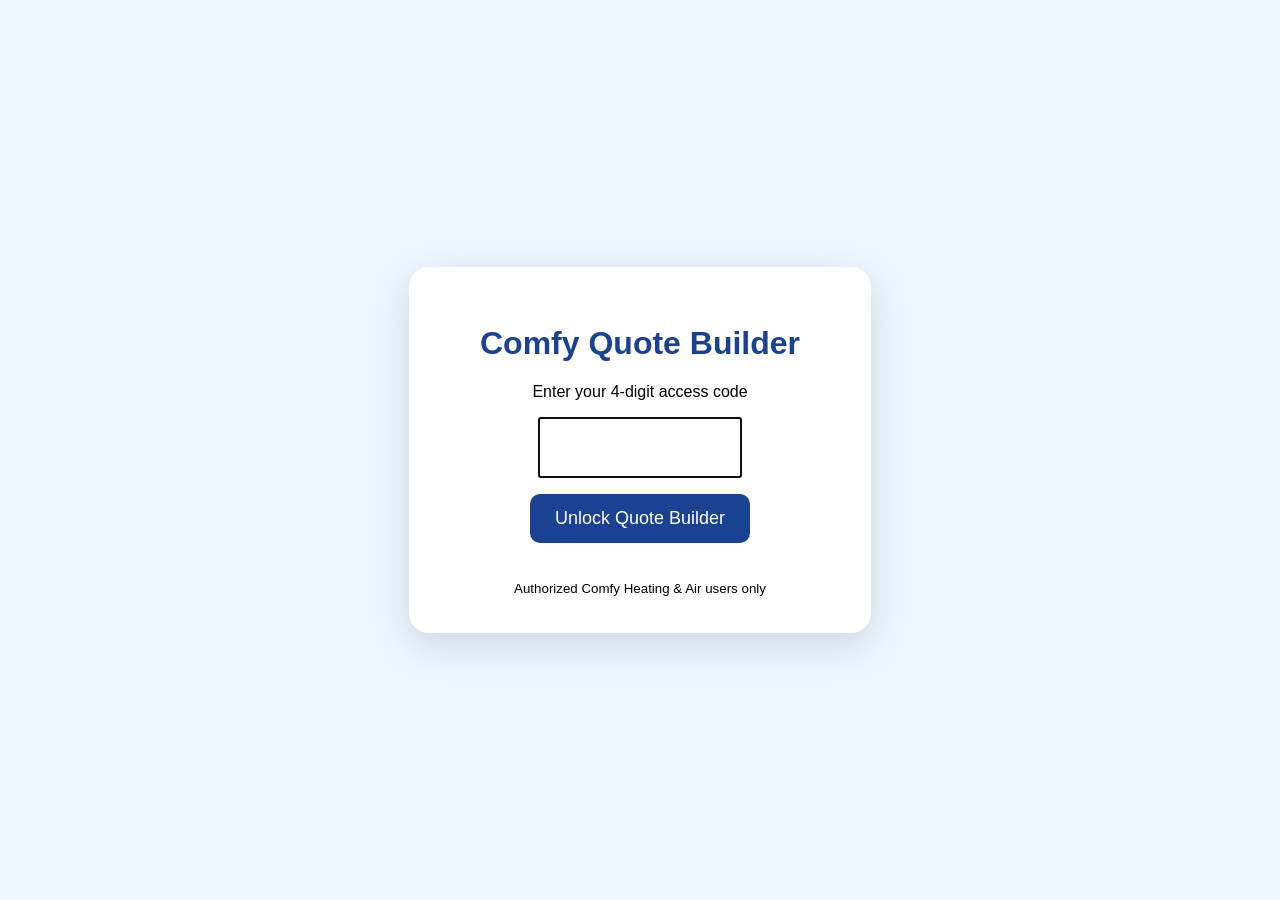
<file: Comfy_Quote_Builder.html>
<!DOCTYPE html><html><head><meta charset="UTF-8"><meta name="viewport" content="width=device-width,initial-scale=1"><meta http-equiv="refresh" content="0; url=./"><title>Comfy Quote Builder</title></head><body><script>window.location.replace('./');</script><p>Redirecting to Comfy Quote Builder...</p></body></html>
</file>
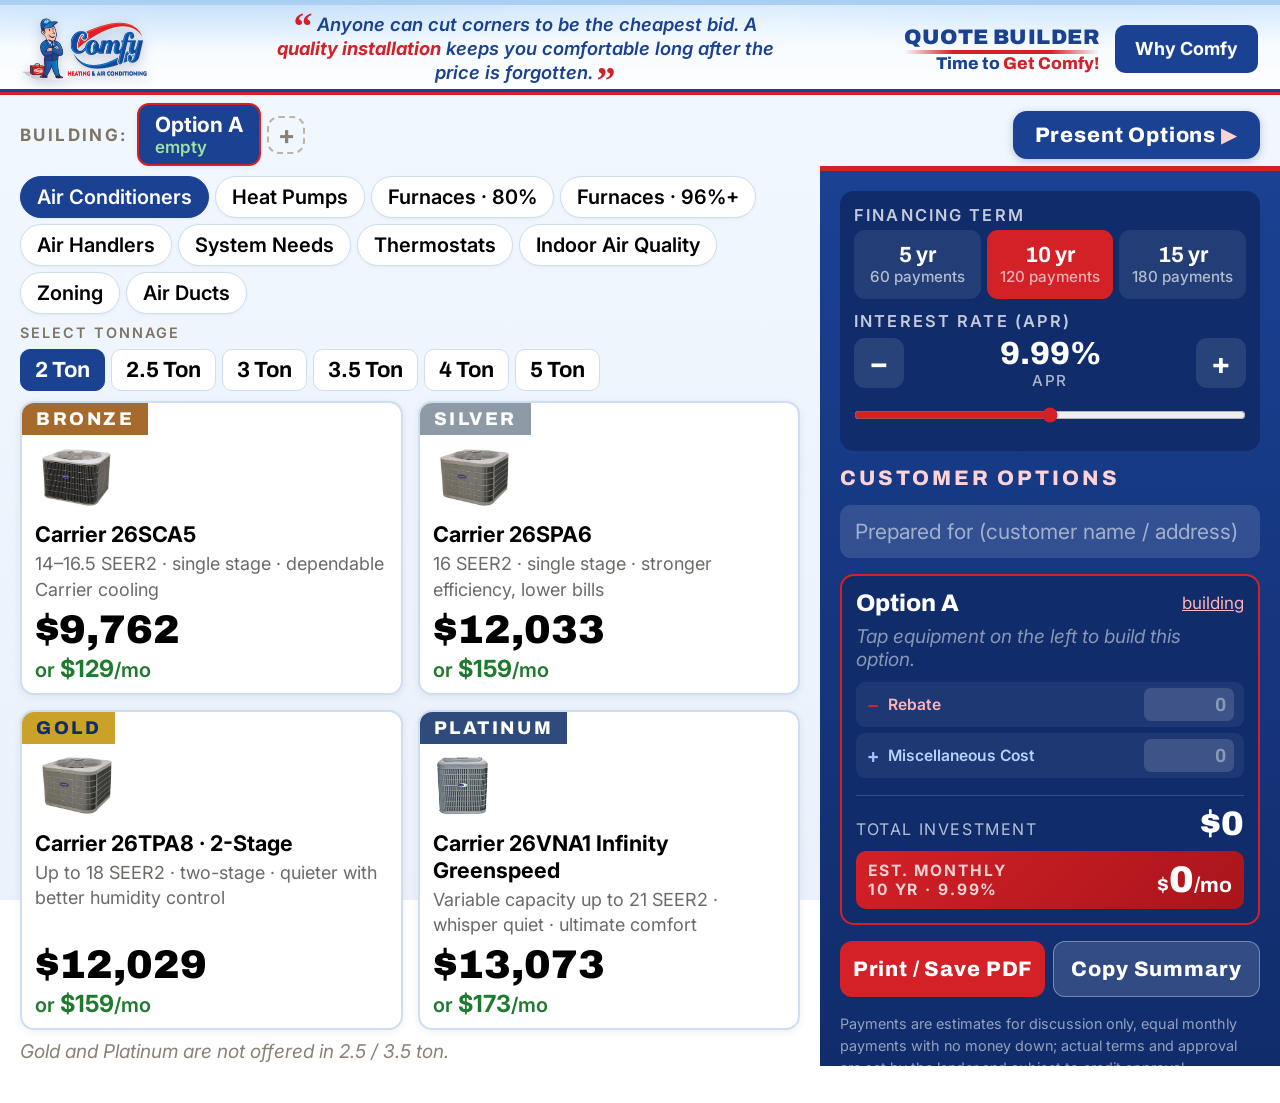
<file: Quote_Builder_App.html>
<!DOCTYPE html>
<html lang="en">
<head>
<meta charset="UTF-8">
<meta name="viewport" content="width=device-width, initial-scale=1.0">
<title>Comfy Heating &amp; Air — Quote Builder</title>
<link rel="preconnect" href="https://fonts.googleapis.com">
<link href="https://fonts.googleapis.com/css2?family=Archivo:wdth,wght@75..125,400..900&family=Inter:wght@400;500;600;700&display=swap" rel="stylesheet">
<style>
  :root{
    --navy:#1B4193; --navy-deep:#102C6B; --ink:#152238;
    --red:#D42027; --red-deep:#A8151B;
    --paper:#EFF5FC; --card:#FFFFFF; --line:#CEDDF0;
    --bronze:#A66A2C; --silver:#8E9BA6; --gold:#C9A227; --plat:#2F4B7C; --dual:#2C7A7B;
    --bronze-soft:#F4E8DA; --silver-soft:#EEF1F4; --gold-soft:#F7F0D8; --plat-soft:#E4EAF4; --dual-soft:#E0F0F0;
    --ok:#1E7A2E;
    --disp:'Archivo','Arial Black',system-ui,sans-serif;
    --body:'Inter','Segoe UI',system-ui,sans-serif;
  }
  *{box-sizing:border-box;margin:0;padding:0;-webkit-tap-highlight-color:transparent;}
  html,body{background:linear-gradient(180deg,#F2F8FF 0%,#EAF1FA 100%) fixed;color:var(--ink);font-family:var(--body);font-size:19px;overflow-x:hidden;max-width:100vw;}
  img,svg{max-width:100%;}
  @media(min-width:1020px){html,body{font-size:20px;}}
  button{font-family:inherit;cursor:pointer;border:none;background:none;}

  .top{
    background:
      radial-gradient(ellipse 70% 120% at 18% -20%, rgba(140,190,240,.38), transparent 60%),
      radial-gradient(ellipse 60% 120% at 85% -30%, rgba(140,190,240,.28), transparent 60%),
      linear-gradient(180deg,#DFEFFF 0%,#F6FBFF 45%,#FFFFFF 100%);
    color:var(--navy);padding:8px 22px 10px;
    border-top:5px solid #A9CFF2;
    display:flex;align-items:center;justify-content:space-between;gap:16px;flex-wrap:wrap;
    position:relative;
  }
  .top::after{ /* double ring stripe, like the logo's blue + red rings */
    content:'';position:absolute;left:0;right:0;bottom:0;height:6px;
    background:linear-gradient(180deg,var(--navy) 0,var(--navy) 55%,var(--red) 55%,var(--red) 100%);
  }
  .logo-main{height:66px;width:auto;max-width:100%;display:block;filter:drop-shadow(0 3px 6px rgba(21,44,107,.22));}
  .top{min-width:0;}
  .top>*{min-width:0;}
  .header-quote{
    flex:1 1 260px;text-align:center;padding:0 18px;min-width:0;
  }
  .header-quote .q{
    font-family:var(--body);font-weight:600;font-style:italic;font-size:.92rem;line-height:1.3;
    color:var(--navy);max-width:520px;margin:0 auto;position:relative;
  }
  .header-quote .q::before{content:'\201C';font-family:Georgia,serif;font-style:normal;font-weight:700;
    color:var(--red);font-size:1.9rem;line-height:0;vertical-align:-8px;margin-right:4px;}
  .header-quote .q::after{content:'\201D';font-family:Georgia,serif;font-style:normal;font-weight:700;
    color:var(--red);font-size:1.9rem;line-height:0;vertical-align:-14px;margin-left:4px;}
  .header-quote .q b{color:var(--red);font-style:italic;}
  @media(max-width:860px){.header-quote{display:none;}}
  .adj-dot{display:none;width:9px;height:9px;border-radius:50%;background:var(--gold);vertical-align:middle;margin-left:8px;box-shadow:0 0 4px rgba(201,162,39,.8);}
  body.adj-on .adj-dot{display:inline-block;}
  .tagline-wrap{text-align:right;}
  .tagline-big{font-family:var(--disp);font-weight:900;font-size:1.05rem;color:var(--navy);letter-spacing:.02em;position:relative;display:inline-block;}
  .tagline-big::after{content:'';display:block;height:4px;margin-top:2px;border-radius:999px;
    background:linear-gradient(90deg,transparent 0,var(--red) 25%,var(--red) 75%,transparent 100%);}
  .tagline-sub{font-family:var(--disp);font-weight:800;font-size:.85rem;color:var(--navy);}
  .tagline-sub span{color:var(--red);}
  @media(max-width:560px){.logo-main{height:58px;}.tagline-wrap{display:none;}}

  /* option tabs */
  .optbar{display:flex;gap:6px;align-items:center;padding:8px 20px 0;flex-wrap:wrap;}
  .optbar .lbl{font-size:.85rem;letter-spacing:.14em;text-transform:uppercase;color:#7d7466;font-weight:700;margin-right:4px;}
  .opt-tab{
    padding:7px 16px;border-radius:12px;border:2px solid var(--line);background:var(--card);box-shadow:0 1px 4px rgba(21,44,107,.08);
    font-weight:700;font-size:1.05rem;display:flex;flex-direction:column;align-items:flex-start;line-height:1.2;
  }
  .opt-tab small{font-weight:600;font-size:.85rem;color:var(--ok);}
  .opt-tab.on{border-color:var(--red);background:var(--navy);color:#fff;}
  .opt-tab.on small{color:#9fe0a4;}
  .opt-add{width:38px;height:38px;border-radius:12px;border:2px dashed #bdb4a4;color:#8a8175;font-size:1.3rem;font-weight:700;}

  .wrap{display:grid;grid-template-columns:1fr min(460px,38vw);min-height:calc(100vh - 120px);max-width:100vw;}
  @media(max-width:1020px){.wrap{grid-template-columns:1fr;}}

  .picker{padding:10px 20px 40px;}
  .cats{display:flex;gap:6px;flex-wrap:wrap;margin-bottom:10px;}
  .cat{padding:8px 16px;border-radius:999px;border:1.5px solid var(--line);background:var(--card);font-weight:600;font-size:1rem;box-shadow:0 1px 3px rgba(21,44,107,.06);}
  .cat.on{background:var(--navy);border-color:var(--navy);color:#fff;}
  .cat .dot{display:inline-block;width:8px;height:8px;border-radius:50%;background:var(--red);margin-left:7px;vertical-align:middle;}

  .sizes-label{font-size:.72rem;margin:0 0 4px;letter-spacing:.14em;text-transform:uppercase;color:#7d7466;margin:2px 0 8px;font-weight:600;}
  .sizes{display:flex;gap:6px;flex-wrap:wrap;margin-bottom:10px;}
  .size{min-width:64px;padding:8px 14px;border-radius:10px;border:1.5px solid var(--line);background:var(--card);font-family:var(--disp);font-weight:700;font-size:1.1rem;}
  .size.on{background:var(--navy);border-color:var(--navy);color:#fff;}

  .tiers{display:grid;grid-template-columns:repeat(auto-fit,minmax(255px,1fr));gap:15px;}
  .tier{border-radius:14px;background:var(--card);border:2px solid var(--line);overflow:hidden;text-align:left;display:flex;flex-direction:column;position:relative;transition:transform .12s,box-shadow .12s,border-color .12s;box-shadow:0 2px 8px rgba(21,44,107,.07);}
  @media(hover:hover){.tier:hover{transform:translateY(-2px);box-shadow:0 6px 16px rgba(21,44,107,.14);}}
  .tier:active{transform:scale(.985);}
  .tier .band{padding:6px 14px;font-family:var(--disp);font-weight:800;font-size:.92rem;letter-spacing:.14em;color:#fff;}
  .t-bronze .band{background:var(--bronze);} .t-silver .band{background:var(--silver);}
  .t-gold .band{background:var(--gold);color:var(--navy-deep);} .t-plat .band{background:var(--plat);}
  .t-dual .band{background:var(--dual);}
  .tier .body{padding:8px 13px 10px;display:flex;flex-direction:column;gap:3px;flex:1;}
  .tier .art{height:78px;display:flex;align-items:center;justify-content:center;padding:6px 8px 0;}
  .tier .art img,.tier .art svg{max-height:78px;max-width:78%;width:auto;height:auto;display:block;}
  .tier .model{font-weight:700;font-size:1.08rem;line-height:1.25;}
  .tier .feat{font-size:.9rem;color:#6b6a66;line-height:1.4;flex:1;}
  .tier .price{font-family:var(--disp);font-weight:900;font-size:2rem;margin-top:3px;}
  .tier .mo{font-size:1rem;color:var(--ok);font-weight:600;}
  .tier .mo b{font-size:1.18rem;}
  .tier.sel{border-color:var(--navy);box-shadow:0 6px 18px rgba(31,56,100,.18);}
  .tier.sel::after{content:'✓ In ' attr(data-opt);position:absolute;top:9px;right:11px;background:var(--navy);color:#fff;font-size:.8rem;font-weight:700;padding:3px 9px;border-radius:999px;}
  .t-bronze.sel .body{background:var(--bronze-soft);} .t-silver.sel .body{background:var(--silver-soft);}
  .t-gold.sel .body{background:var(--gold-soft);} .t-plat.sel .body{background:var(--plat-soft);}
  .t-dual.sel .body{background:var(--dual-soft);}



  /* ---- present mode ---- */
  .btn-present{background:var(--navy);color:#fff;padding:12px 22px;border-radius:14px;font-family:var(--disp);font-weight:800;font-size:1.05rem;letter-spacing:.04em;margin-left:auto;box-shadow:0 2px 8px rgba(21,44,107,.25);}
  .btn-present span{color:#FFD3D5;}
  #presentView{display:none;position:fixed;top:0;left:0;right:0;bottom:0;width:100%;height:100%;z-index:9999;overflow-y:auto;overflow-x:hidden;-webkit-overflow-scrolling:touch;
    background:radial-gradient(ellipse 80% 50% at 50% -10%, rgba(140,190,240,.45), transparent 60%),linear-gradient(180deg,#EAF4FF 0%,#F6FAFF 100%);}
  #presentView.on{display:block;}
  .pv-top{display:flex;align-items:center;justify-content:space-between;gap:14px;padding:14px 26px;background:#fff;border-bottom:6px solid var(--red);}
  .pv-top img{height:72px;}
  .pv-quote{flex:1;text-align:center;font-style:italic;font-weight:600;color:var(--navy);font-size:1.15rem;padding:0 12px;}
  .pv-quote b{color:var(--red);}
  .pv-back{padding:12px 20px;border-radius:12px;background:var(--navy);color:#fff;font-family:var(--disp);font-weight:800;font-size:1rem;flex-shrink:0;}
  .pv-back span{color:#FFD3D5;}
  .pv-close{width:52px;height:52px;border-radius:50%;background:var(--navy);color:#fff;font-size:1.4rem;font-weight:700;flex-shrink:0;}
  .pv-cols{display:grid;gap:20px;padding:24px 26px 40px;grid-template-columns:repeat(var(--n),minmax(0,1fr));max-width:1400px;margin:0 auto;}
  @media(max-width:900px){.pv-cols{grid-template-columns:1fr;}}
  .pv-col{background:#fff;border-radius:18px;overflow:hidden;border:2px solid #CEDDF0;box-shadow:0 8px 26px rgba(21,44,107,.12);display:flex;flex-direction:column;}
  .pv-col.hot{border-color:var(--red);box-shadow:0 10px 30px rgba(212,32,39,.18);}
  .pv-band{padding:12px 16px;color:#fff;font-family:var(--disp);font-weight:900;font-size:1.25rem;letter-spacing:.1em;display:flex;justify-content:space-between;align-items:baseline;}
  .pv-band small{font-family:var(--body);font-weight:600;font-size:.85rem;opacity:.85;letter-spacing:0;}
  .pv-imgs{display:flex;justify-content:center;gap:14px;padding:16px 12px 4px;flex-wrap:wrap;}
  .pv-imgs .eq{width:116px;text-align:center;}
  .pv-imgs .eq svg,.pv-imgs .eq img{width:100%;height:auto;display:block;}
  .pv-imgs .eq img{max-height:120px;object-fit:contain;border-radius:8px;}
  .pv-imgs .eq figcaption{font-size:.72rem;font-weight:600;color:#5b6a86;margin-top:2px;line-height:1.2;}
  .pv-list{padding:12px 18px;flex:1;}
  .pv-line{display:flex;justify-content:space-between;gap:10px;padding:7px 0;border-bottom:1px solid #EDF2FA;font-size:.95rem;}
  .pv-line .n{line-height:1.3;} .pv-line .n small{display:block;color:#7b869c;font-size:.78rem;}
  .pv-line .p{font-family:var(--disp);font-weight:700;white-space:nowrap;}
  .pv-tot{display:flex;justify-content:space-between;padding:12px 18px;font-family:var(--disp);font-weight:800;font-size:1.25rem;color:var(--navy);border-top:2px solid #CEDDF0;}
  .pv-pay{background:linear-gradient(135deg,var(--red),var(--red-deep));color:#fff;padding:14px 18px;display:flex;justify-content:space-between;align-items:center;}
  .pv-pay .l{font-size:.8rem;text-transform:uppercase;letter-spacing:.1em;font-weight:700;opacity:.9;}
  .pv-pay .v{font-family:var(--disp);font-weight:900;font-size:2.1rem;}
  .pv-pay .v span{font-size:1.1rem;font-weight:700;}
  @media print{#presentView{display:none!important;}}

  /* ---- proposal / print ---- */
  .prep-row{display:flex;gap:8px;}
  .prep-row input{flex:1;border:none;border-radius:11px;padding:14px 15px;font-family:var(--body);font-size:1.05rem;background:rgba(255,255,255,.12);color:#fff;}
  .prep-row input::placeholder{color:rgba(255,255,255,.55);}
  .action-row{display:flex;gap:8px;}
  .action-btn{flex:1;padding:16px 8px;border-radius:12px;font-family:var(--disp);font-weight:800;font-size:1.05rem;letter-spacing:.04em;}
  .btn-print{background:var(--red);color:#fff;}
  .btn-copy{background:rgba(255,255,255,.14);color:#fff;border:1.5px solid rgba(255,255,255,.35);}

  #proposal{display:none;}
  @media print{
    body>*:not(#proposal){display:none!important;}
    html,body{background:#fff!important;}
    #proposal{display:block;font-family:var(--body);color:#152238;padding:0;}
    .pp-head{display:flex;justify-content:space-between;align-items:center;border-bottom:4px solid var(--red);padding-bottom:12px;margin-bottom:6px;}
    .pp-head img{height:70px;}
    .pp-head .pp-title{text-align:right;font-family:var(--disp);}
    .pp-head .pp-title h1{font-size:1.3rem;color:#1B4193;margin:0;}
    .pp-head .pp-title p{font-size:.8rem;color:#555;margin:2px 0 0;}
    .pp-quote{text-align:center;font-style:italic;font-weight:600;color:#1B4193;font-size:.95rem;margin:10px 0 16px;}
    .pp-quote b{color:var(--red);}
    .pp-opts{display:flex;gap:14px;align-items:flex-start;}
    .pp-opt{flex:1;border:2px solid #CEDDF0;border-radius:12px;overflow:hidden;break-inside:avoid;}
    .pp-opt h2{background:#1B4193;color:#fff;font-family:var(--disp);font-size:1rem;padding:8px 12px;margin:0;}
    .pp-items{padding:8px 12px;}
    .pp-item{display:flex;justify-content:space-between;gap:8px;font-size:.78rem;padding:4px 0;border-bottom:1px solid #EDF2FA;}
    .pp-item small{display:block;color:#777;font-size:.68rem;}
    .pp-item .pv{font-weight:700;white-space:nowrap;}
    .pp-tot{display:flex;justify-content:space-between;padding:8px 12px;font-family:var(--disp);font-weight:800;font-size:1rem;border-top:2px solid #CEDDF0;}
    .pp-pay{background:var(--red);color:#fff;padding:8px 12px;display:flex;justify-content:space-between;align-items:center;}
    .pp-pay .l{font-size:.66rem;text-transform:uppercase;letter-spacing:.08em;font-weight:700;}
    .pp-pay .v{font-family:var(--disp);font-weight:900;font-size:1.3rem;}
    .pp-foot{margin-top:16px;font-size:.66rem;color:#666;line-height:1.5;}
    .pp-contact{margin-top:12px;text-align:center;font-family:var(--disp);font-weight:800;color:#1B4193;font-size:1rem;}
    .pp-contact span{color:var(--red);}
    @page{margin:0.5in;}
  }

  /* add-on list categories */
  .items{display:grid;grid-template-columns:repeat(auto-fill,minmax(255px,1fr));gap:9px;}
  .item{border-radius:10px;background:var(--card);border:2px solid var(--line);padding:7px 9px;
    text-align:left;display:flex;flex-direction:column;gap:2px;position:relative;
    box-shadow:0 2px 8px rgba(21,44,107,.07);transition:transform .12s,box-shadow .12s,border-color .12s;cursor:pointer;}
  @media(hover:hover){.item:hover{transform:translateY(-2px);box-shadow:0 6px 16px rgba(21,44,107,.14);}}
  .item .iart{height:60px;display:flex;align-items:center;justify-content:center;margin-bottom:0;}
  .item .iart img{max-height:96px;max-width:70%;width:auto;height:auto;}
  .item .in{font-weight:600;font-size:1rem;line-height:1.3;flex:1;}
  .item .ip{font-family:var(--disp);font-weight:900;font-size:1.4rem;}
  .item .imo{font-size:.9rem;color:var(--ok);font-weight:600;}
  .item.sel{border-color:var(--navy);background:#F0F6FF;}
  .qty{display:flex;align-items:center;gap:8px;margin-top:4px;}
  .qty button{width:42px;height:42px;border-radius:8px;background:var(--navy);color:#fff;font-size:1.05rem;font-weight:700;}
  .qty .qv{font-family:var(--disp);font-weight:800;font-size:1.3rem;min-width:26px;text-align:center;}
  .qty .ql{font-size:.7rem;color:#7d7466;font-weight:600;letter-spacing:.06em;text-transform:uppercase;}
  .tier.na{opacity:.55;cursor:default;box-shadow:none;}
  .tier.na .body{min-height:120px;display:flex;align-items:center;justify-content:center;}
  .tier.na .nam{font-size:.95rem;color:#7d7466;font-style:italic;text-align:center;line-height:1.4;}
  @media(hover:hover){.tier.na:hover{transform:none;box-shadow:none;}}
  .na-note{font-size:.95rem;color:#8a8175;font-style:italic;margin-top:10px;}

  /* right panel */
  .panel{background:linear-gradient(180deg,var(--navy) 0%,var(--navy-deep) 100%);color:#fff;padding:20px 20px 40px;border-top:5px solid var(--red);display:flex;flex-direction:column;gap:16px;position:sticky;top:0;align-self:start;max-height:100vh;overflow-y:auto;}
  @media(max-width:1020px){.panel{position:static;max-height:none;}}
  .panel h2{font-family:var(--disp);font-weight:800;font-size:1.05rem;letter-spacing:.14em;text-transform:uppercase;color:#FFD3D5;}

  .fin-box{background:var(--navy-deep);border-radius:14px;padding:14px;display:flex;flex-direction:column;gap:12px;}
  .flabel{font-size:.82rem;letter-spacing:.13em;text-transform:uppercase;opacity:.75;font-weight:600;margin-bottom:5px;}
  .terms{display:flex;gap:6px;}
  .term{flex:1;padding:13px 4px;border-radius:11px;background:rgba(255,255,255,.08);color:#fff;font-family:var(--disp);font-weight:700;font-size:1.1rem;}
  .term small{display:block;font-family:var(--body);font-weight:500;font-size:.76rem;opacity:.65;}
  .term.on{background:var(--red);color:#fff;}
  .apr-row{display:flex;align-items:center;gap:10px;}
  .apr-btn{width:50px;height:50px;border-radius:11px;background:rgba(255,255,255,.1);color:#fff;font-size:1.5rem;font-weight:700;flex-shrink:0;}
  .apr-val{flex:1;text-align:center;font-family:var(--disp);font-weight:800;font-size:1.6rem;}
  .apr-val small{display:block;font-family:var(--body);font-weight:500;font-size:.76rem;opacity:.65;letter-spacing:.1em;}
  input[type=range]{width:100%;accent-color:var(--red);height:34px;}

  .opt-card{background:var(--navy-deep);border-radius:14px;padding:14px;display:flex;flex-direction:column;gap:9px;border:2px solid transparent;}
  .opt-card.on{border-color:var(--red);}
  .opt-card .oc-head{display:flex;justify-content:space-between;align-items:center;}
  .opt-card .oc-name{font-family:var(--disp);font-weight:800;font-size:1.2rem;}
  .oc-actions{display:flex;gap:10px;}
  .oc-actions button{font-size:.85rem;color:#FFB3B6;text-decoration:underline;}
  .oc-item{display:flex;justify-content:space-between;gap:8px;font-size:.95rem;align-items:center;}
  .oc-item .n{line-height:1.3;} .oc-item .n small{display:block;opacity:.6;font-size:.8rem;}
  .oc-item .p{font-family:var(--disp);font-weight:700;white-space:nowrap;}
  .oc-item .x{color:#ffb0b0;font-size:1.2rem;padding:4px 9px;}
  .oc-empty{opacity:.5;font-size:.95rem;font-style:italic;}
  .oc-adj{display:flex;flex-direction:column;gap:6px;margin:2px 0 8px;}
  .oc-adj-row{display:flex;align-items:center;gap:8px;background:rgba(255,255,255,.06);border-radius:9px;padding:6px 10px;}
  .oc-adj-row label{font-size:.78rem;font-weight:600;flex:1;}
  .oc-adj-row.rebate label{color:#FFB3B6;}
  .oc-adj-row.misc label{color:#B7D1FF;}
  .oc-adj-sign{font-family:var(--disp);font-weight:800;font-size:.95rem;width:14px;text-align:center;}
  .oc-adj-row.rebate .oc-adj-sign{color:var(--red);}
  .oc-adj-row.misc .oc-adj-sign{color:#9fc4ff;}
  .oc-adj-row input{width:90px;border:none;border-radius:7px;padding:6px 8px;font-family:var(--disp);font-weight:700;font-size:.95rem;text-align:right;background:rgba(255,255,255,.14);color:#fff;}
  .oc-adj-row input::placeholder{color:rgba(255,255,255,.4);}
  .oc-total{display:flex;justify-content:space-between;align-items:baseline;border-top:1px solid rgba(255,255,255,.16);padding-top:9px;}
  .oc-total .lbl{font-size:.8rem;letter-spacing:.1em;text-transform:uppercase;opacity:.7;}
  .oc-total .amt{font-family:var(--disp);font-weight:900;font-size:1.7rem;}
  .oc-pay{background:linear-gradient(135deg,var(--red),var(--red-deep));color:#fff;border-radius:10px;padding:9px 12px;display:flex;justify-content:space-between;align-items:center;}
  .oc-pay .pl{font-size:.78rem;letter-spacing:.12em;text-transform:uppercase;font-weight:700;opacity:.8;}
  .oc-pay .pa{font-family:var(--disp);font-weight:900;font-size:1.85rem;}
  .oc-pay .pa span{font-size:1.05rem;font-weight:700;}
  .disclaim{font-size:.72rem;opacity:.55;line-height:1.5;}
</style>
</head>
<body>

<header class="top">
  <img class="logo-main" alt="Comfy Heating &amp; Air Conditioning" src="[data-uri]">
  <div class="header-quote">
    <p class="q">Anyone can cut corners to be the cheapest bid. A <b>quality installation</b> keeps you comfortable long after the price is forgotten.</p>
  </div>
  <div class="tagline-wrap">
    <div class="tagline-big">QUOTE BUILDER<span class="adj-dot"></span></div>
    <div class="tagline-sub">Time to <span>Get Comfy!</span></div>
  </div>
</header>

<div class="optbar">
  <span class="lbl">Building:</span>
  <span id="optTabs" style="display:flex;gap:8px;flex-wrap:wrap;"></span>
  <button class="opt-add" id="optAdd" title="Add option">+</button>
  <button class="btn-present" id="presentBtn">Present Options <span>▶</span></button>
</div>

<div class="wrap">
  <main class="picker">
    <div class="cats" id="cats"></div>
    <div class="sizes-label" id="sizesLabel">Select size</div>
    <div class="sizes" id="sizes"></div>
    <div id="content"></div>
    <p class="na-note" id="naNote" hidden></p>
  </main>

  <aside class="panel">
    <div class="fin-box">
      <div>
        <div class="flabel">Financing term</div>
        <div class="terms" id="terms">
          <button class="term" data-yrs="5">5 yr<small>60 payments</small></button>
          <button class="term on" data-yrs="10">10 yr<small>120 payments</small></button>
          <button class="term" data-yrs="15">15 yr<small>180 payments</small></button>
        </div>
      </div>
      <div>
        <div class="flabel">Interest rate (APR)</div>
        <div class="apr-row">
          <button class="apr-btn" id="aprDown">−</button>
          <div class="apr-val"><span id="aprVal">9.99</span>%<small>APR</small></div>
          <button class="apr-btn" id="aprUp">+</button>
        </div>
        <div style="height:8px"></div>
        <input type="range" id="aprSlide" min="0" max="19.99" step="0.25" value="9.99">
      </div>
    </div>

    <h2>Customer Options</h2>
    <div class="prep-row"><input id="custName" type="text" placeholder="Prepared for (customer name / address)"></div>
    <div id="optCards" style="display:flex;flex-direction:column;gap:12px;"></div>

    <div class="action-row">
      <button class="action-btn btn-print" id="printBtn">Print / Save PDF</button>
      <button class="action-btn btn-copy" id="copyBtn">Copy Summary</button>
    </div>
    <p class="disclaim">Payments are estimates for discussion only, equal monthly payments with no money down; actual terms and approval are set by the lender and subject to credit approval. Equipment pricing includes standard installation per Comfy Heating &amp; Air scope of work; job-specific items (electrical, gas, ducting, platforms, permits) are added on the estimate.</p>
  </aside>
</div>

<script src="photos.js"></script>
<script>
/* ============ ACTIVE EQUIPMENT & ADD-ONS (Housecall Pro export — inactive lines excluded) ============ */
const T = {
  bronze:['BRONZE','t-bronze'], silver:['SILVER','t-silver'], gold:['GOLD','t-gold'],
  plat:['PLATINUM','t-plat'], dual:['DUAL FUEL','t-dual']
};

const DATA = {
  ac:{ name:'Air Conditioners', sizeLabel:'Select tonnage',
    sizes:['2 Ton','2.5 Ton','3 Ton','3.5 Ton','4 Ton','5 Ton'],
    tiers:[
      {k:'bronze', img:'26sca5', model:'Carrier 26SCA5', feat:'14–16.5 SEER2 · single stage · dependable Carrier cooling',
       p:{'2 Ton':9762,'2.5 Ton':10088,'3 Ton':11352,'3.5 Ton':12515,'4 Ton':12760,'5 Ton':13512}},
      {k:'silver', img:'26spa6', model:'Carrier 26SPA6', feat:'16 SEER2 · single stage · stronger efficiency, lower bills',
       p:{'2 Ton':12033,'2.5 Ton':12660,'3 Ton':13316,'3.5 Ton':14211,'4 Ton':14846,'5 Ton':16120}},
      {k:'gold', img:'26tpa8', model:'Carrier 26TPA8 · 2-Stage', feat:'Up to 18 SEER2 · two-stage · quieter with better humidity control',
       p:{'2 Ton':12029,'3 Ton':13970,'4 Ton':14759,'5 Ton':16158}},
      {k:'plat', img:'26vna1', model:'Carrier 26VNA1 Infinity Greenspeed', feat:'Variable capacity up to 21 SEER2 · whisper quiet · ultimate comfort',
       p:{'2 Ton':13073,'3 Ton':15772,'4 Ton':15944,'5 Ton':16797}},
    ],
    note:'Gold and Platinum are not offered in 2.5 / 3.5 ton.'},
  hp:{ name:'Heat Pumps', sizeLabel:'Select tonnage',
    sizes:['2 Ton','2.5 Ton','3 Ton','4 Ton','5 Ton'],
    tiers:[
      {k:'dual', img:'mura', model:'Carrier MURA Slimline', feat:'Up to 18.8 SEER2 · hybrid / dual-fuel ready · space-saver profile',
       p:{'2 Ton':8954,'2.5 Ton':9341,'3 Ton':9918,'4 Ton':11921,'5 Ton':12607}},
      {k:'silver', img:'37muhaq', model:'Carrier 37MUHAQ Inverter', feat:'Up to 19 SEER2 · variable speed inverter comfort',
       p:{'2 Ton':6703,'2.5 Ton':8368,'3 Ton':9122,'4 Ton':10386,'5 Ton':11790}},
      {k:'gold', img:'27vna0', model:'Carrier 27VNA0 Infinity', feat:'Variable capacity up to 20 SEER2 · Infinity intelligence',
       p:{'2 Ton':13734,'3 Ton':15651,'4 Ton':17032,'5 Ton':17688}},
      {k:'plat', img:'27vna3', model:'Carrier 27VNA3 Infinity Variable', feat:'Up to 23 SEER2 · top-of-line variable speed comfort',
       p:{'2 Ton':16343,'3 Ton':16689,'4 Ton':16660,'5 Ton':17380}},
    ],
    note:'Pair with an air handler from the Air Handlers tab to complete the system. No 3.5-ton — quote the 4-ton.'},
  f80:{ name:'Furnaces · 80%', sizeLabel:'Select capacity · cabinet',
    sizes:['40–45K','70K · std cab','70K · wide cab','90K · std cab','90K · wide cab','110K'],
    tiers:[
      {k:'bronze', img:'58sb1', model:'Carrier 58SB1 · Low NOx', feat:'80% AFUE · single stage · proven reliability',
       p:{'40–45K':6371,'70K · std cab':6763,'70K · wide cab':6870,'90K · std cab':7190,'90K · wide cab':7311,'110K':7756}},
      {k:'silver', img:'58tp1', model:'Carrier 58TP1 · 2-Stage', feat:'80% AFUE · two-stage, variable speed, Low NOx · quieter, even heat',
       p:{'40–45K':7362,'70K · std cab':7036,'70K · wide cab':7743,'90K · std cab':7627,'90K · wide cab':7983,'110K':8063}},
    ],
    note:'Verify cabinet width on Silver 70K/90K before final quote. Higher-efficiency options are on the Furnaces · 96%+ tab.'},
  f96:{ name:'Furnaces · 96%+', sizeLabel:'Select heating capacity',
    sizes:['40K BTU','60K BTU','80K BTU','100K BTU','120K BTU'],
    tiers:[
      {k:'gold', img:'59tp6', model:'Carrier 59TP6 · 96% Two-Stage', feat:'96% AFUE · two-stage, variable speed · high-efficiency comfort',
       p:{'40K BTU':8426,'60K BTU':8460,'80K BTU':9099,'100K BTU':9558}},
      {k:'plat', img:'59mn7', model:'Carrier 59MN7 Infinity · 98%', feat:'Up to 98% AFUE · modulating · the finest gas furnace made',
       p:{'60K BTU':10797,'80K BTU':11578,'100K BTU':11162,'120K BTU':11304}},
    ]},
  ah:{ name:'Air Handlers', sizeLabel:'Select tonnage',
    sizes:['2 Ton','3 Ton','4 Ton','5 Ton'],
    tiers:[
      {k:'bronze', img:'adp', model:'ADP "E" 120V Modular Blower', feat:'110V fan coil · dependable value air handling',
       p:{'3 Ton':3621,'4 Ton':4201,'5 Ton':4514}},
      {k:'silver', img:'45muhaq', model:'Carrier 45MUHAQ Fan Coil', feat:'Matched to 37MUHAQ inverter heat pumps',
       p:{'2 Ton':6502,'3 Ton':7708,'4 Ton':8184,'5 Ton':8184}},
      {k:'plat', img:'fe5b', model:'Carrier FE5B Infinity Variable Speed', feat:'Infinity air handler · matched to VNA heat pumps',
       p:{'2 Ton':6869,'3 Ton':7062,'4 Ton':8106,'5 Ton':8855}},
    ],
    note:'45MUHAQ 4–5 ton share one unit/price. Ceiling-mounted cased 18K air handler w/ ECM available at $3,298.'},

  sn:{ name:'System Needs', type:'list',
    items:[
      {n:'220v circuit, 30 or 50 amp, up to 70 ft', p:1377},
      {n:'110v circuit for furnace or GFI outlet', p:999},
      {n:'Gas line, up to 20 ft', p:687},
      {n:'Gas line, up to 40 ft', p:891},
      {n:'Primary condensation drain, PVC', p:213},
      {n:'Secondary PVC drain or drain switch', p:162},
      {n:'Primary & secondary drain or secondary switch', p:376},
      {n:'Condensation pump (with equip install)', p:255},
      {n:'B-vent flue pipe', p:621},
      {n:'PVC flue pipe, up to 15 ft', p:319},
      {n:'Attic or crawlspace platform / base', p:2026},
      {n:'Closet furnace base-platform, wood or metal', p:434},
      {n:'Sound liner for closet', p:513},
      {n:'Furnace SSU switch, fuse & socket', p:189},
      {n:'18-7 thermostat wire only', p:189},
      {n:'Lineset flush', p:202},
      {n:'Heavy duty AC wall bracket', p:606},
      {n:'Ceiling saver package', p:405},
      {n:'Slope, erosion control / shoring', p:405},
      {n:'GFI receptacle swap install', p:106},
      {n:'Zinsco / Federal "StabLock" breaker upcharge', p:97},
      {n:'Minisplit lineset w/ power & control wire, up to 50 ft', p:1147},
      {n:'Minisplit gravity drain line, up to 20 ft', p:211},
      {n:'Minisplit condensation pump w/ 40 ft drain', p:621},
      {n:'Mini split wall bracket', p:405},
    ],
    note:'Tap to add · use − / + for quantity (drains, circuits, etc.).'},
  tstat:{ name:'Thermostats', type:'list',
    items:[
      {n:'Nest Thermostat', p:540},
      {n:'Ecobee Thermostat', p:567},
      {n:'Carrier Infinity Control, black or white', p:1012},
      {n:'Carrier Crossover communicating control', p:713},
      {n:'Lennox S-40', p:1485},
      {n:'Honeywell FocusPro 200, 5-2 programmable, HP/conventional', p:386},
      {n:'Honeywell FocusPro 200, 1H/1C programmable', p:351},
    ],
    note:'Smart Wi-Fi controls first · programmable non-Wi-Fi at the end.'},
  iaq:{ name:'Indoor Air Quality', type:'list',
    items:[
      {n:'Carrier MERV 15 Air Purifier', p:1814},
      {n:'Air Scrubber', p:1706},
      {n:'Lennox Healthy Climate PureAir', p:1706},
      {n:'REME HALO-LED', p:1562},
      {n:'Honeywell F300 whole-house electronic air cleaner', p:1099},
      {n:'Lennox Carbon Clean 16', p:837},
      {n:'Honeywell F100 whole-house media air filter', p:624},
      {n:'HRV, Healthy Climate HRV5, 150 CFM (control sold separately)', p:5266},
      {n:'Healthy Climate Y8250 HRV/ERV deluxe ventilation control', p:613},
      {n:'Downflow "W" filter box', p:502},
      {n:'2" filter box', p:289},
      {n:'Return filter grill', p:246},
      {n:'MERV 16 filter, 16x25x5', p:205},
      {n:'MERV 16 filter, 20x25x5', p:211},
      {n:'MERV 16 filter, 16x26x5', p:214},
      {n:'AprilAire 2400 replacement media (Part 401)', p:192},
      {n:'Air Scrubber advance replacement cell', p:204},
      {n:'Duct cleaning anti-microbial treatment', p:43},
      {n:'Filter Buy 16x25x5 MERV 8', p:38},
      {n:'Hart & Cooley 3-way white ceiling register', p:41},
    ]},
  zone:{ name:'Zoning', type:'list',
    items:[
      {n:'Honeywell 2-zone system — with equip install', p:3240},
      {n:'Honeywell 2-zone system — without equip install', p:3893},
      {n:'Lennox iHarmony zoning, incl. 1 remote sensor', p:3240},
      {n:'Carrier zoning damper control module + smart sensor — with equipment purchase', p:4050},
      {n:'Carrier Smart Sensor SYSTXZNSMS01', p:600},
    ]},
  duct:{ name:'Air Ducts', type:'list',
    items:[
      {n:'R-6 supply run — with equipment', p:417},
      {n:'R-6 return run — with equipment', p:579},
      {n:'R-6 supply run — without equipment', p:633},
      {n:'R-6 return run — without equipment', p:926},
      {n:'R-8 supply run — with equipment', p:521},
      {n:'R-8 return run — with equipment', p:730},
      {n:'R-8 supply run — without equipment', p:752},
      {n:'R-8 return run — without equipment', p:1034},
    ],
    note:'Priced per run — use − / + to set the number of runs.'},
};

/* ============ STATE ============ */
let curCat='ac';
let curSize={};
for(const k in DATA) if(DATA[k].sizes){
  let best=null,bestN=-1;
  for(const s of DATA[k].sizes){
    const n=DATA[k].tiers.filter(t=>t.p[s]!==undefined).length;
    if(n>bestN){bestN=n;best=s;}
  }
  curSize[k]=best;
}
let options=[{name:'Option A',picks:{},rebate:0,misc:0}];
let activeOpt=0;
let termYrs=10, apr=9.99;

const $=id=>document.getElementById(id);
let priceMult=1;                      // 1 = book price · 1.05 = adjusted (+5%), toggled by 5 taps on the logo
const adj=n=>Math.round(n*priceMult);
const money=n=>'$'+Math.round(n).toLocaleString();
(function(){
  let taps=0,timer=null;
  const el=document.querySelector('.logo-main');
  el.addEventListener('click',()=>{
    taps++; clearTimeout(timer);
    timer=setTimeout(()=>taps=0,1600);
    if(taps>=5){
      taps=0;
      priceMult=priceMult===1?1.05:1;
      document.body.classList.toggle('adj-on',priceMult!==1);
      renderAll();
    }
  });
})();
function monthly(P){const n=termYrs*12,r=apr/100/12;if(P<=0)return 0;return r===0?P/n:P*r/(1-Math.pow(1+r,-n));}
const optLetter=i=>'Option '+String.fromCharCode(65+i);
const optTotal=o=>Object.values(o.picks).reduce((s,p)=>s+adj(p.price)*(p.qty||1),0)-(o.rebate||0)+(o.misc||0);

/* ============ option tabs ============ */
function renderOptTabs(){
  $('optTabs').innerHTML=options.map((o,i)=>{
    const total=optTotal(o);
    return `<button class="opt-tab ${i===activeOpt?'on':''}" data-i="${i}">${o.name}<small>${total?money(monthly(total))+'/mo':'empty'}</small></button>`;
  }).join('');
  $('optTabs').querySelectorAll('.opt-tab').forEach(b=>b.onclick=()=>{activeOpt=+b.dataset.i;renderAll();});
}
$('optAdd').onclick=()=>{
  if(options.length>=4)return;
  options.push({name:optLetter(options.length),picks:{},rebate:0,misc:0});
  activeOpt=options.length-1;renderAll();
};

/* ============ picker ============ */
function renderCats(){
  const o=options[activeOpt];
  $('cats').innerHTML=Object.entries(DATA).map(([k,c])=>{
    const has=Object.values(o.picks).some(p=>p.cat===k);
    return `<button class="cat ${k===curCat?'on':''}" data-k="${k}">${c.name}${has?'<span class="dot"></span>':''}</button>`;
  }).join('');
  $('cats').querySelectorAll('.cat').forEach(b=>b.onclick=()=>{curCat=b.dataset.k;renderAll();});
}
function renderSizes(){
  const c=DATA[curCat];
  if(c.type==='list'){
    $('sizesLabel').style.display='none';$('sizes').style.display='none';return;
  }
  $('sizesLabel').style.display='';$('sizes').style.display='';
  $('sizesLabel').textContent=c.sizeLabel;
  $('sizes').innerHTML=c.sizes.map(s=>`<button class="size ${s===curSize[curCat]?'on':''}" data-s="${s}">${s}</button>`).join('');
  $('sizes').querySelectorAll('.size').forEach(b=>b.onclick=()=>{curSize[curCat]=b.dataset.s;renderAll();});
}

function renderContent(){
  const c=DATA[curCat],o=options[activeOpt];
  if(c.type==='list'){ renderItems(c,o); return; }
  /* equipment tier cards */
  const size=curSize[curCat];
  $('content').innerHTML='<div class="tiers">'+c.tiers.map((t,i)=>{
    const price=t.p[size];
    if(price===undefined){
      const[lbl2,cls2]=T[t.k];
      const others=Object.keys(t.p).join(', ');
      return `<div class="tier ${cls2} na">
        <span class="band">${lbl2}</span>
        <span class="body"><span class="nam">${t.model}<br>not offered in ${size}<br><small>available: ${others}</small></span></span>
      </div>`;
    }
    const sel=o.picks[curCat]&&o.picks[curCat].tierIdx===i&&o.picks[curCat].size===size;
    const[lbl,cls]=T[t.k];
    const key=t.img, svg=SVGS[CAT_ART[curCat]]||'';
    const ph=photoFor(key);
    const art=ph
      ? `<img src="${ph}" alt="">`
      : (key ? `<img src="img/${key}.png" alt="" onerror="this.style.display='none';this.nextElementSibling.style.display='block'"><span style="display:none">${svg}</span>` : svg);
    return `<button class="tier ${cls} ${sel?'sel':''}" data-i="${i}" data-opt="${o.name}">
      <span class="band">${lbl}</span>
      <span class="art">${art}</span>
      <span class="body">
        <span class="model">${t.model}</span>
        <span class="feat">${t.feat}</span>
        <span class="price">${money(adj(price))}</span>
        <span class="mo">or <b>${money(monthly(adj(price)))}</b>/mo</span>
      </span></button>`;
  }).join('')+'</div>';
  $('naNote').hidden=!c.note;
  if(c.note)$('naNote').textContent=c.note;
  $('content').querySelectorAll('.tier').forEach(b=>b.onclick=()=>{
    const i=+b.dataset.i,t=c.tiers[i],s2=curSize[curCat];
    const already=o.picks[curCat]&&o.picks[curCat].tierIdx===i&&o.picks[curCat].size===s2;
    if(already)delete o.picks[curCat];
    else o.picks[curCat]={cat:curCat,tierIdx:i,size:s2,price:t.p[s2],model:t.model,tier:T[t.k][0],qty:1};
    renderAll();
  });
}

function renderItems(c,o){
  $('content').innerHTML='<div class="items">'+c.items.map((it,i)=>{
    const id=curCat+':'+i, pk=o.picks[id];
    const ph=photoFor(slug(it.n));
    return `<div class="item ${pk?'sel':''}" data-id="${id}" data-i="${i}">
      ${ph?`<span class="iart"><img src="${ph}" alt=""></span>`:''}
      <span class="in">${it.n}</span>
      <span class="ip">${money(adj(it.p))}${pk&&pk.qty>1?` <span style="font-size:.8rem;font-weight:600;">× ${pk.qty} = ${money(adj(it.p)*pk.qty)}</span>`:''}</span>
      <span class="imo">or <b>${money(monthly(adj(it.p)*(pk?pk.qty:1)))}</b>/mo</span>
      ${pk?`<span class="qty"><button data-q="-1" data-id="${id}">−</button><span class="qv">${pk.qty}</span><button data-q="1" data-id="${id}">+</button><span class="ql">qty</span></span>`:''}
    </div>`;
  }).join('')+'</div>';
  $('naNote').hidden=!c.note;
  if(c.note)$('naNote').textContent=c.note;
  $('content').querySelectorAll('.item').forEach(el=>el.onclick=e=>{
    if(e.target.closest('.qty'))return;
    const id=el.dataset.id,i=+el.dataset.i;
    if(o.picks[id])delete o.picks[id];
    else o.picks[id]={cat:curCat,itemIdx:i,price:c.items[i].p,model:c.items[i].n,tier:'ADD-ON',qty:1};
    renderAll();
  });
  $('content').querySelectorAll('.qty button').forEach(b=>b.onclick=()=>{
    const pk=o.picks[b.dataset.id];
    pk.qty=Math.max(1,Math.min(20,pk.qty+ +b.dataset.q));
    renderAll();
  });
}

/* ============ option cards ============ */
function renderOptCards(){
  $('optCards').innerHTML=options.map((o,oi)=>{
    const items=Object.entries(o.picks);
    const total=optTotal(o);
    const rows=items.length?items.map(([k,p])=>{
      const line=adj(p.price)*(p.qty||1);
      const qty=p.qty>1?` × ${p.qty}`:'';
      const sub=p.size?`${DATA[p.cat].name} · ${p.size} · ${p.tier}`:`${DATA[p.cat].name}${qty?` · qty ${p.qty}`:''}`;
      return `<div class="oc-item"><span class="n">${p.model}<small>${sub}</small></span>
       <span class="p">${money(line)}</span><button class="x" data-o="${oi}" data-k="${k}">✕</button></div>`;
    }).join('')
      :'<p class="oc-empty">Tap equipment on the left to build this option.</p>';
    return `<div class="opt-card ${oi===activeOpt?'on':''}">
      <div class="oc-head"><span class="oc-name">${o.name}</span>
        <span class="oc-actions">
          <button data-act="build" data-o="${oi}">${oi===activeOpt?'building':'build this'}</button>
          ${options.length>1?`<button data-act="del" data-o="${oi}">remove</button>`:''}
        </span></div>
      ${rows}
      <div class="oc-adj">
        <div class="oc-adj-row rebate"><span class="oc-adj-sign">−</span><label>Rebate</label>
          <input type="text" inputmode="decimal" autocomplete="off" placeholder="0" value="${o.rebate||''}" data-o="${oi}" data-field="rebate"></div>
        <div class="oc-adj-row misc"><span class="oc-adj-sign">+</span><label>Miscellaneous Cost</label>
          <input type="text" inputmode="decimal" autocomplete="off" placeholder="0" value="${o.misc||''}" data-o="${oi}" data-field="misc"></div>
      </div>
      <div class="oc-total"><span class="lbl">Total investment</span><span class="amt">${money(total)}</span></div>
      <div class="oc-pay"><span class="pl">Est. monthly<br>${termYrs} yr · ${apr.toFixed(2)}%</span>
        <span class="pa"><span>$</span>${Math.round(monthly(total)).toLocaleString()}<span>/mo</span></span></div>
    </div>`;
  }).join('');
  $('optCards').querySelectorAll('.oc-adj-row input').forEach(inp=>{
    inp.oninput=()=>{
      const raw=inp.value.replace(/[^0-9.]/g,'');
      const o=options[+inp.dataset.o];
      const v=Math.max(0, parseFloat(raw)||0);
      o[inp.dataset.field]=v;
      renderAll();
      const fresh=document.querySelector(`.oc-adj-row.${inp.dataset.field} input[data-o="${inp.dataset.o}"]`);
      if(fresh){ fresh.focus(); fresh.setSelectionRange(fresh.value.length, fresh.value.length); }
    };
  });
  $('optCards').querySelectorAll('.x').forEach(b=>b.onclick=()=>{delete options[+b.dataset.o].picks[b.dataset.k];renderAll();});
  $('optCards').querySelectorAll('[data-act=build]').forEach(b=>b.onclick=()=>{activeOpt=+b.dataset.o;renderAll();});
  $('optCards').querySelectorAll('[data-act=del]').forEach(b=>b.onclick=()=>{
    options.splice(+b.dataset.o,1);
    options.forEach((o,i)=>o.name=optLetter(i));
    if(activeOpt>=options.length)activeOpt=options.length-1;
    renderAll();
  });
}

/* ============ financing ============ */
$('terms').querySelectorAll('.term').forEach(b=>b.onclick=()=>{
  termYrs=+b.dataset.yrs;
  $('terms').querySelectorAll('.term').forEach(x=>x.classList.toggle('on',x===b));
  renderAll();
});
function setApr(v){apr=Math.min(19.99,Math.max(0,Math.round(v*4)/4));$('aprVal').textContent=apr.toFixed(2);$('aprSlide').value=apr;renderAll();}
$('aprDown').onclick=()=>setApr(apr-0.25);
$('aprUp').onclick=()=>setApr(apr+0.25);
$('aprSlide').oninput=e=>setApr(+e.target.value);


/* ============ proposal: print & copy ============ */
function activeOptions(){ return options.filter(o=>Object.keys(o.picks).length); }
function payLine(total){ return `${money(monthly(total))}/mo · ${termYrs} yr @ ${apr.toFixed(2)}% APR`; }

function buildProposal(){
  const logoSrc=document.querySelector('.logo-main').src;
  const name=document.getElementById('custName').value.trim();
  const date=new Date().toLocaleDateString('en-US',{year:'numeric',month:'long',day:'numeric'});
  const opts=activeOptions();
  const optHtml=opts.map(o=>{
    const items=Object.values(o.picks).map(p=>{
      const line=adj(p.price)*(p.qty||1);
      const qty=(p.qty||1)>1?` · qty ${p.qty}`:'';
      const sub=p.size?`${DATA[p.cat].name} · ${p.size} · ${p.tier}`:`${DATA[p.cat].name}${qty}`;
      return `<div class="pp-item"><span>${p.model}<small>${sub}</small></span><span class="pv">${money(line)}</span></div>`;
    }).join('');
    const adjLines=(
      (o.rebate>0?`<div class="pp-item"><span>Rebate</span><span class="pv">−${money(o.rebate)}</span></div>`:'')+
      (o.misc>0?`<div class="pp-item"><span>Miscellaneous Cost</span><span class="pv">${money(o.misc)}</span></div>`:'')
    );
    const total=optTotal(o);
    return `<div class="pp-opt"><h2>${o.name}</h2><div class="pp-items">${items}${adjLines}</div>
      <div class="pp-tot"><span>Total Investment</span><span>${money(total)}</span></div>
      <div class="pp-pay"><span class="l">Est. monthly<br>${termYrs} yr · ${apr.toFixed(2)}% APR</span><span class="v">${money(monthly(total))}/mo</span></div></div>`;
  }).join('');
  document.getElementById('proposal').innerHTML=`
    <div class="pp-head">
      <img src="${logoSrc}" alt="Comfy Heating & Air Conditioning">
      <div class="pp-title"><h1>COMFORT PROPOSAL</h1><p>${name?name+' · ':''}${date}</p></div>
    </div>
    <p class="pp-quote">&ldquo;Anyone can cut corners to be the cheapest bid. A <b>quality installation</b> keeps you comfortable long after the price is forgotten.&rdquo;</p>
    <div class="pp-opts">${optHtml}</div>
    <div class="pp-contact">Time to <span>Get Comfy!</span> &nbsp;·&nbsp; 925-415-5248 &nbsp;·&nbsp; comfyhvac.com</div>
    <p class="pp-foot">Monthly payments are estimates for discussion only, based on equal monthly payments with no money down at the term and rate shown; actual financing terms and approval are determined by the lender and subject to credit approval. Equipment pricing includes standard installation per Comfy Heating &amp; Air Conditioning Inc. scope of work. Job-specific requirements identified on site and applicable permits are itemized on the final estimate. Pricing valid for 30 days.</p>`;
}

document.getElementById('printBtn').onclick=()=>{
  if(!activeOptions().length){alert('Add equipment to at least one option first.');return;}
  buildProposal();
  window.print();
};

document.getElementById('copyBtn').onclick=async()=>{
  const opts=activeOptions();
  if(!opts.length){alert('Add equipment to at least one option first.');return;}
  const name=document.getElementById('custName').value.trim();
  const date=new Date().toLocaleDateString();
  let txt=`COMFY HEATING & AIR — COMFORT PROPOSAL${name?' for '+name:''} (${date})\n`;
  opts.forEach(o=>{
    const total=optTotal(o);
    txt+=`\n${o.name.toUpperCase()}\n`;
    Object.values(o.picks).forEach(p=>{
      const line=adj(p.price)*(p.qty||1);
      txt+=`  • ${p.model}${(p.qty||1)>1?' x'+p.qty:''}${p.size?' ('+p.size+', '+p.tier+')':''} — ${money(line)}\n`;
    });
    txt+=`  TOTAL: ${money(total)}  |  ${payLine(total)}\n`;
  });
  txt+=`\nPayments are estimates only, subject to credit approval. Final scope and permits itemized on the estimate.\nTime to Get Comfy! · 925-415-5248 · comfyhvac.com`;
  try{ await navigator.clipboard.writeText(txt); const b=document.getElementById('copyBtn'); const t=b.textContent; b.textContent='Copied ✓'; setTimeout(()=>b.textContent=t,1600); }
  catch(e){ prompt('Copy the proposal summary:', txt); }
};


/* ============ present mode ============ */
/* PRODUCT PHOTOS — two ways, both automatic:
   1) Comfy Photo Kit (easiest): open Comfy_Photo_Kit.html, attach pictures, download photos.js, upload it next to this file.
   2) Or drop files in an /img folder named by key: img/26sca5.png, img/mura.png, etc.
   Lookup order: photos.js -> img/<key>.png -> built-in illustration. Missing photos never break the screen. */
const slug=t=>t.toLowerCase().replace(/[^a-z0-9]+/g,'-').replace(/^-+|-+$/g,'');
const photoFor=key=>window.COMFY_PHOTOS&&window.COMFY_PHOTOS[key]?window.COMFY_PHOTOS[key]:null;
const SVGS = {
  condenser:`<svg viewBox="0 0 120 120" xmlns="http://www.w3.org/2000/svg">
    <rect x="10" y="22" width="100" height="84" rx="10" fill="#EAF2FC" stroke="#1B4193" stroke-width="3.5"/>
    <line x1="18" y1="34" x2="102" y2="34" stroke="#A9CFF2" stroke-width="3"/>
    <line x1="18" y1="96" x2="102" y2="96" stroke="#A9CFF2" stroke-width="3"/>
    <circle cx="60" cy="64" r="25" fill="#fff" stroke="#1B4193" stroke-width="3.5"/>
    <g stroke="#D42027" stroke-width="4" stroke-linecap="round">
      <path d="M60 64 L60 46"/><path d="M60 64 L76 72"/><path d="M60 64 L44 72"/></g>
    <circle cx="60" cy="64" r="5" fill="#1B4193"/></svg>`,
  furnace:`<svg viewBox="0 0 120 120" xmlns="http://www.w3.org/2000/svg">
    <rect x="32" y="8" width="56" height="104" rx="8" fill="#EAF2FC" stroke="#1B4193" stroke-width="3.5"/>
    <line x1="40" y1="22" x2="80" y2="22" stroke="#A9CFF2" stroke-width="3"/>
    <line x1="40" y1="30" x2="80" y2="30" stroke="#A9CFF2" stroke-width="3"/>
    <rect x="44" y="42" width="32" height="18" rx="3" fill="#fff" stroke="#1B4193" stroke-width="2.5"/>
    <path d="M60 100 C52 92 54 84 60 78 C60 86 66 85 65 79 C70 84 70 93 60 100 Z" fill="#D42027"/></svg>`,
  airhandler:`<svg viewBox="0 0 120 120" xmlns="http://www.w3.org/2000/svg">
    <rect x="24" y="14" width="72" height="92" rx="8" fill="#EAF2FC" stroke="#1B4193" stroke-width="3.5"/>
    <polyline points="34,48 46,26 58,48 70,26 82,48" fill="none" stroke="#D42027" stroke-width="3.5" stroke-linejoin="round"/>
    <circle cx="60" cy="78" r="17" fill="#fff" stroke="#1B4193" stroke-width="3"/>
    <g stroke="#1B4193" stroke-width="3" stroke-linecap="round">
      <path d="M60 78 L60 66"/><path d="M60 78 L71 84"/><path d="M60 78 L49 84"/></g></svg>`,
};
const CAT_ART = { ac:'condenser', hp:'condenser', f80:'furnace', f96:'furnace', ah:'airhandler' };
const EQUIP_CATS = ['ac','hp','f80','f96','ah'];
const PV_TIERS = {
  1:[['YOUR SYSTEM','#1B4193']],
  2:[['GOOD','#A66A2C'],['BEST','#C9A227']],
  3:[['GOOD','#A66A2C'],['BETTER','#8E9BA6'],['BEST','#C9A227']],
  4:[['GOOD','#A66A2C'],['BETTER','#8E9BA6'],['BEST','#C9A227'],['PLATINUM','#2F4B7C']],
};

function buildPresent(){
  const logoSrc=document.querySelector('.logo-main').src;
  const opts=activeOptions().map(o=>({o,total:optTotal(o)})).sort((a,b)=>a.total-b.total);
  const tiers=PV_TIERS[opts.length]||PV_TIERS[4];
  const cols=opts.map(({o,total},ci)=>{
    const [tl,tc]=tiers[Math.min(ci,tiers.length-1)];
    const picks=Object.values(o.picks);
    const eq=picks.filter(p=>EQUIP_CATS.includes(p.cat));
    const addons=picks.filter(p=>!EQUIP_CATS.includes(p.cat));
    const imgs=eq.map(p=>{
      const key=(DATA[p.cat].tiers[p.tierIdx]||{}).img;
      const svg=SVGS[CAT_ART[p.cat]];
      const src=photoFor(key)||(key?'img/'+key+'.png':null);
      const art=src
        ? `<img src="${src}" alt="${p.model}" onerror="this.style.display='none';this.nextElementSibling.style.display='block'"><span style="display:none">${svg}</span>`
        : svg;
      return `<figure class="eq">${art}<figcaption>${p.model}</figcaption></figure>`;
    }).join('');
    const eqLines=eq.map(p=>`<div class="pv-line"><span class="n">${p.model}<small>${DATA[p.cat].name} · ${p.size} · ${p.tier}</small></span><span class="p">${money(adj(p.price))}</span></div>`).join('');
    const adLines=addons.map(p=>{
      const line=adj(p.price)*(p.qty||1);
      const ph=photoFor(slug(p.model));
      const thumb=ph?`<img src="${ph}" style="width:52px;height:52px;object-fit:contain;border-radius:8px;border:1px solid #E3ECF7;flex-shrink:0;background:#fff;" alt="">`:'';
      return `<div class="pv-line" style="align-items:center;">${thumb}<span class="n" style="flex:1;">${p.model}${(p.qty||1)>1?' × '+p.qty:''}<small>${DATA[p.cat].name}</small></span><span class="p">${money(line)}</span></div>`;
    }).join('');
    const adjLines=(
      (o.rebate>0?`<div class="pv-line"><span class="n">Rebate</span><span class="p">−${money(o.rebate)}</span></div>`:'')+
      (o.misc>0?`<div class="pv-line"><span class="n">Miscellaneous Cost</span><span class="p">${money(o.misc)}</span></div>`:'')
    );
    const hot=ci===opts.length-1&&opts.length>1?' hot':'';
    return `<div class="pv-col${hot}">
      <div class="pv-band" style="background:${tc};${tl==='BEST'?'color:#152647;':''}">${tl}<small>${o.name}</small></div>
      <div class="pv-imgs">${imgs}</div>
      <div class="pv-list">${eqLines}${adLines}${adjLines}</div>
      <div class="pv-tot"><span>Total Investment</span><span>${money(total)}</span></div>
      <div class="pv-pay"><span class="l">As low as<br>${termYrs} yr · ${apr.toFixed(2)}% APR</span><span class="v"><span>$</span>${Math.round(monthly(total)).toLocaleString()}<span>/mo</span></span></div>
    </div>`;
  }).join('');
  const pv=document.getElementById('presentView');
  pv.innerHTML=`
    <div class="pv-top">
      <button class="pv-back" id="pvBack"><span>◀</span> Back</button>
      <img src="${logoSrc}" alt="Comfy Heating & Air Conditioning">
      <div class="pv-quote">&ldquo;Anyone can cut corners to be the cheapest bid. A <b>quality installation</b> keeps you comfortable long after the price is forgotten.&rdquo;</div>
      <button class="pv-close" id="pvClose">✕</button>
    </div>
    <div class="pv-cols" style="--n:${opts.length}">${cols}</div>`;
  pv.classList.add('on');
  pv.style.display='block';
  pv.scrollTop=0;
  document.body.style.overflow='hidden';
  const closePV=()=>{pv.classList.remove('on');pv.style.display='none';document.body.style.overflow='';};
  document.getElementById('pvClose').onclick=closePV;
  document.getElementById('pvBack').onclick=closePV;
}
document.getElementById('presentBtn').onclick=()=>{
  if(!activeOptions().length){alert('Add equipment to at least one option first.');return;}
  buildPresent();
};

function renderAll(){renderOptTabs();renderCats();renderSizes();renderContent();renderOptCards();}

renderAll();
</script>
<div id="proposal"></div>
<div id="presentView"></div>
<script src="company-story.js"></script>
</body>
</html>
</file>
